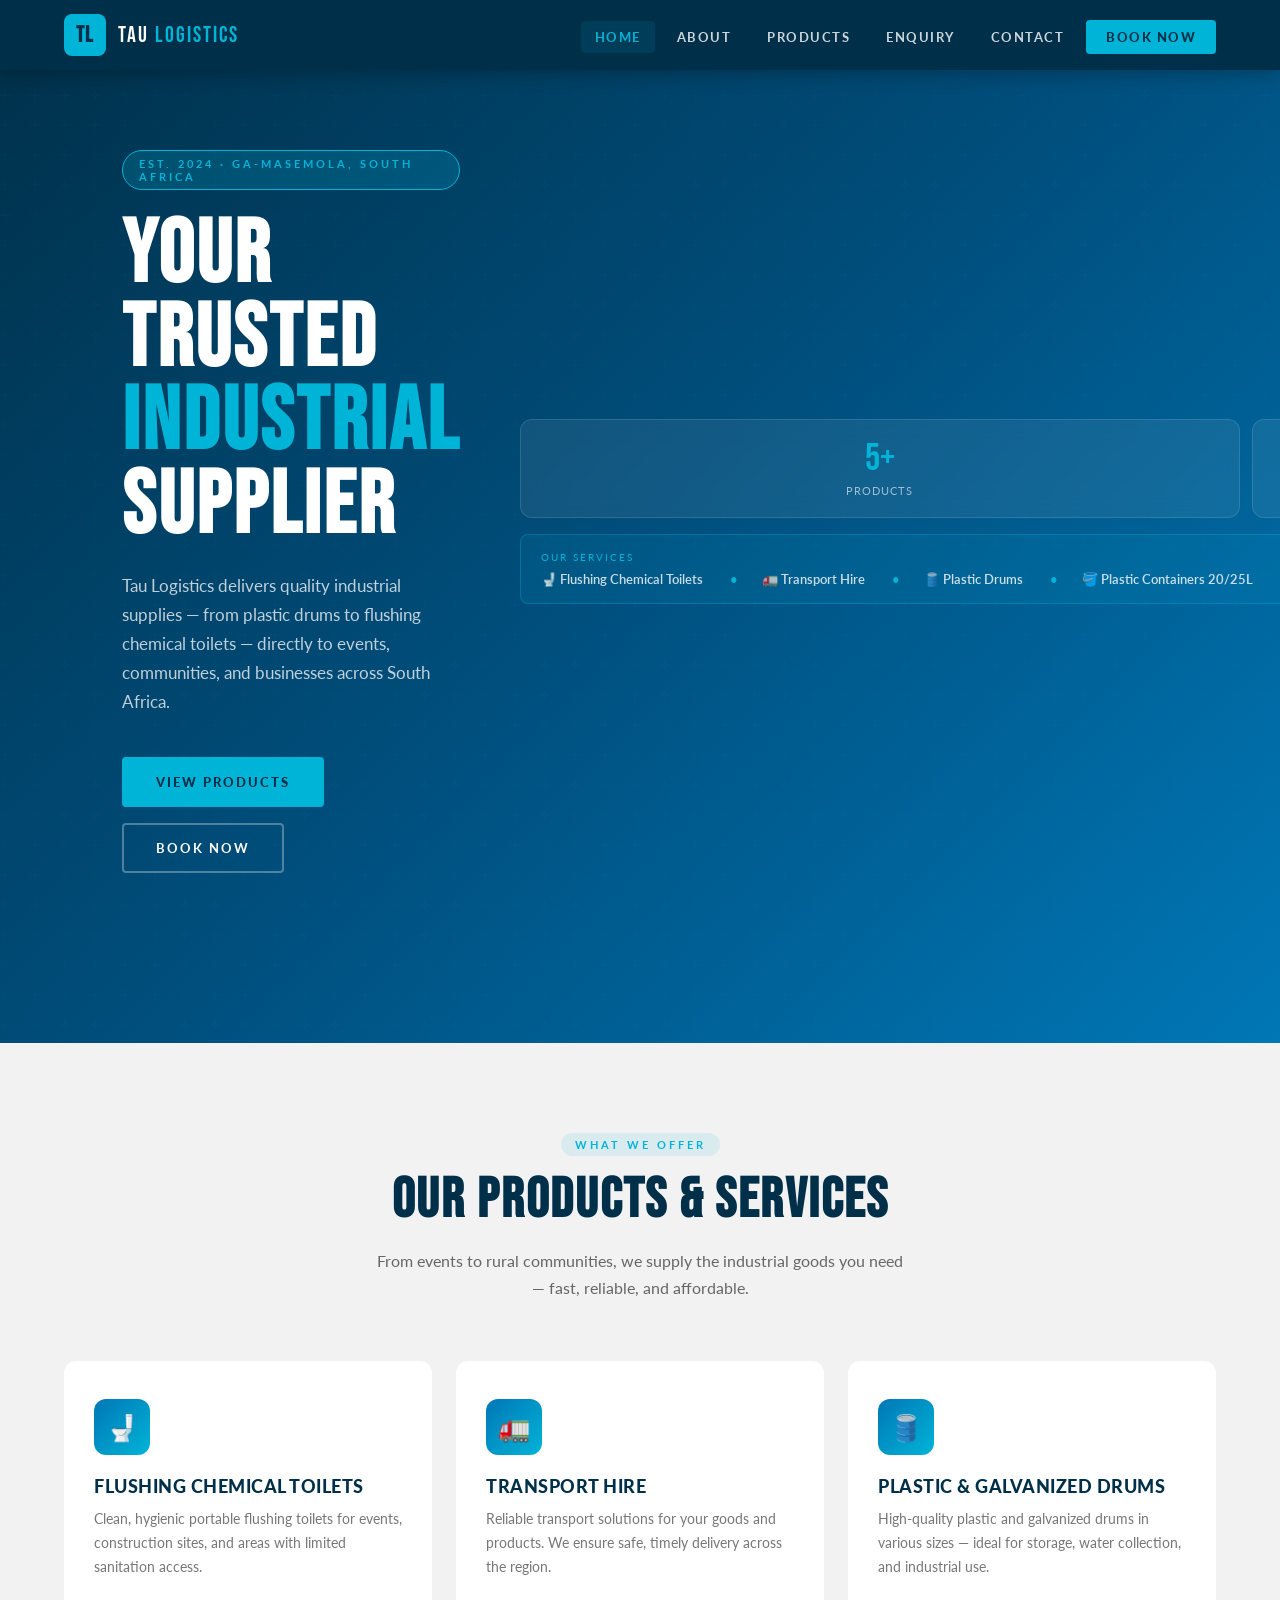
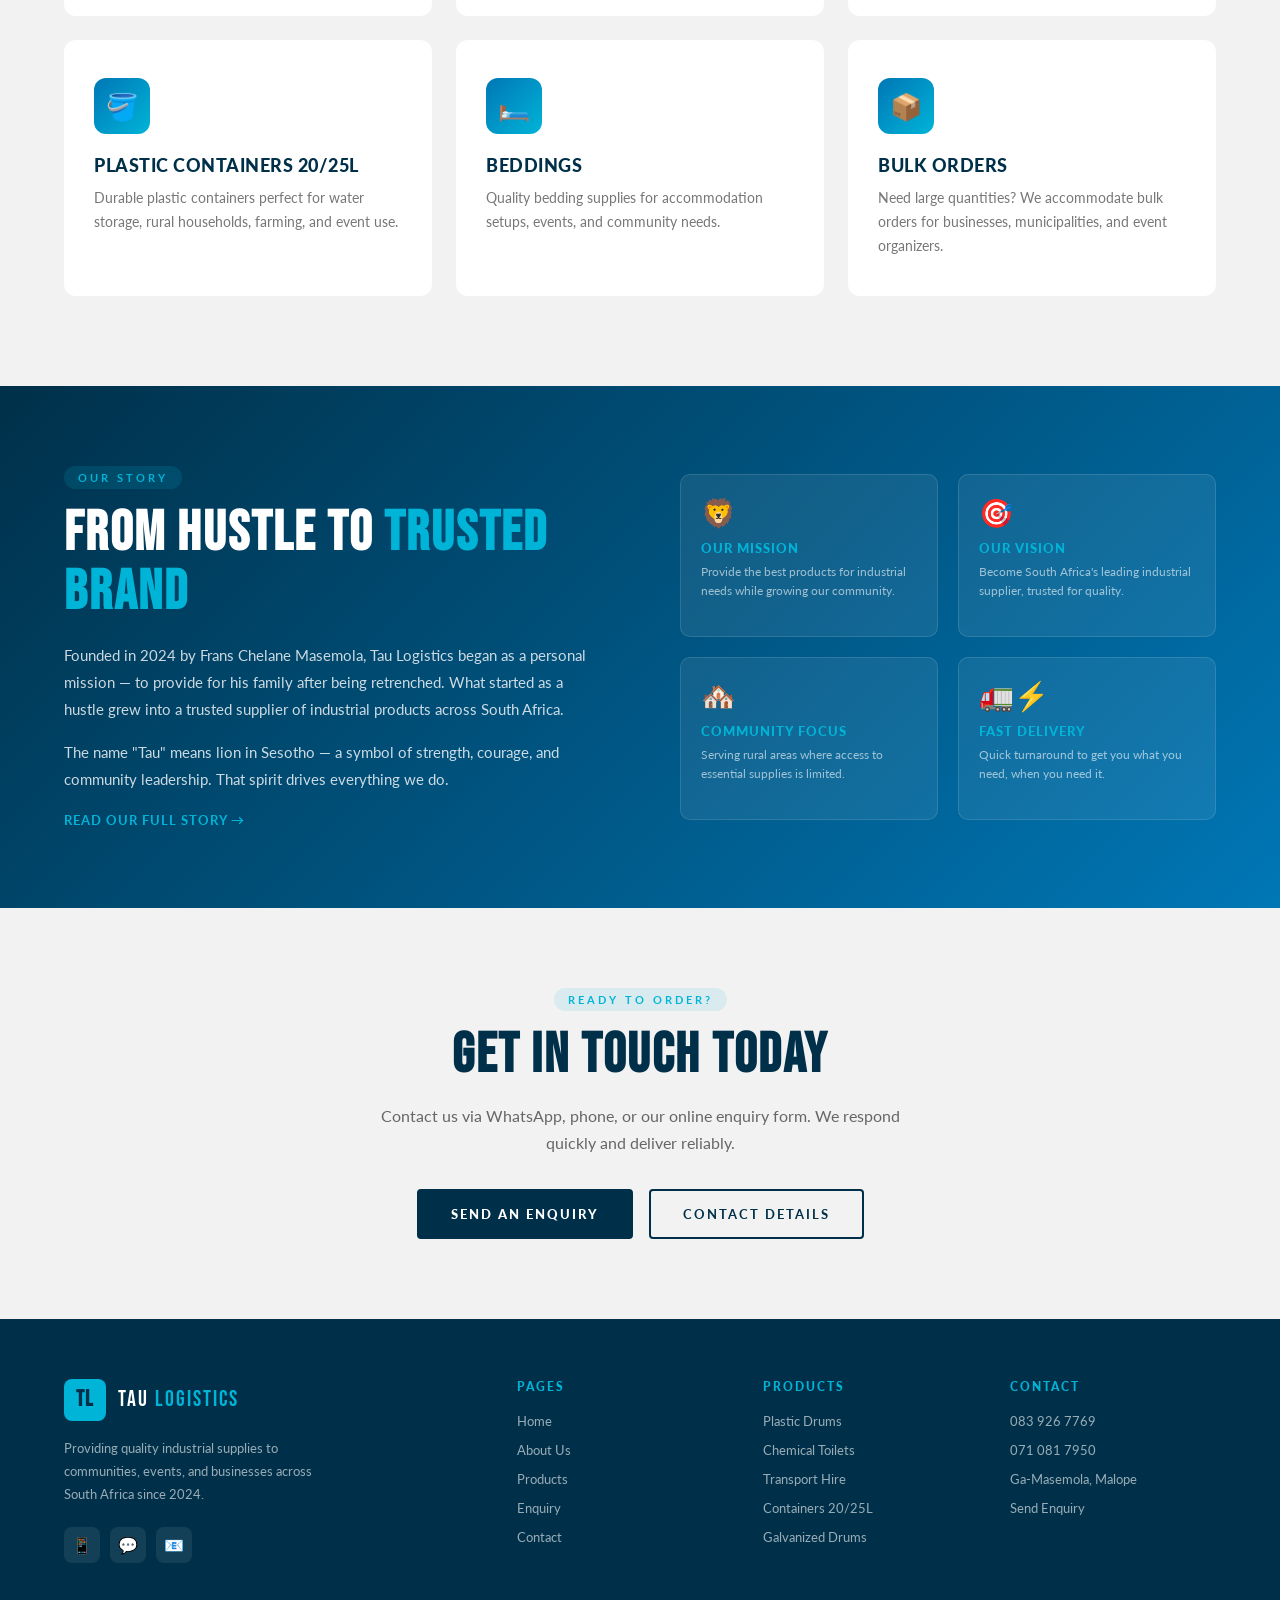
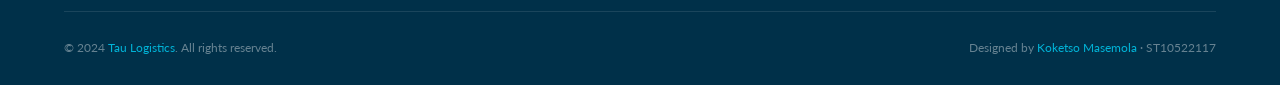
<file: index.html>
<!DOCTYPE html>
<html lang="en">
<head>
  <meta charset="UTF-8" />
  <meta name="viewport" content="width=device-width, initial-scale=1.0" />
  <title>Tau Logistics – Industrial Supplies & Services</title>
  <meta name="description" content="Tau Logistics – Your trusted provider of industrial supplies: plastic drums, flushing chemical toilets, transport hire, and more. Based in Ga-Masemola, South Africa." />
  <link rel="stylesheet" href="style.css" />
</head>
<body>


  <nav>
    <a href="index.html" class="nav-logo">
      <div class="logo-icon">TL</div>
      <span>TAU <em>LOGISTICS</em></span>
    </a>
    <ul class="nav-links">
      <li><a href="index.html" class="active">Home</a></li>
      <li><a href="about.html">About</a></li>
      <li><a href="products.html">Products</a></li>
      <li><a href="enquiry.html">Enquiry</a></li>
      <li><a href="contact.html">Contact</a></li>
      <li><a href="enquiry.html" class="cta-btn">Book Now</a></li>
    </ul>
    <button class="hamburger" aria-label="Menu">
      <span></span><span></span><span></span>
    </button>
  </nav>


  <section class="hero">
    <div class="hero-content">
      <div class="hero-text">
        <div class="hero-badge"> Est. 2024 · Ga-Masemola, South Africa</div>
        <h1>YOUR TRUSTED
          <em>INDUSTRIAL</em>
          SUPPLIER
        </h1>
        <p>Tau Logistics delivers quality industrial supplies — from plastic drums to flushing chemical toilets — directly to events, communities, and businesses across South Africa.</p>
        <div class="hero-btns">
          <a href="products.html" class="btn-primary">View Products</a>
          <a href="enquiry.html" class="btn-outline">Book Now</a>
        </div>
      </div>
      <div class="hero-visual">
        <div class="hero-stats">
          <div class="stat-card">
            <div class="num" data-count="6" data-suffix="+">0+</div>
            <div class="label">Products</div>
          </div>
          <div class="stat-card">
            <div class="num" data-count="100" data-suffix="%">0%</div>
            <div class="label">Satisfaction</div>
          </div>
          <div class="stat-card">
            <div class="num" data-count="24" data-suffix="/7">0/7</div>
            <div class="label">Support</div>
          </div>
        </div>
        <div class="services-ticker">
          <div class="ticker-label">Our Services</div>
          <div class="ticker-items">
            <span>🚽 Flushing Chemical Toilets</span>
            <span>🚛 Transport Hire</span>
            <span>🛢️ Plastic Drums</span>
            <span>🪣 Plastic Containers 20/25L</span>
            <span>⚙️ Galvanized Drums</span>
            <span>🛏️ Beddings</span>
            <span>🚽 Flushing Chemical Toilets</span>
            <span>🚛 Transport Hire</span>
            <span>🛢️ Plastic Drums</span>
            <span>🪣 Plastic Containers 20/25L</span>
            <span>⚙️ Galvanized Drums</span>
            <span>🛏️ Beddings</span>
          </div>
        </div>
      </div>
    </div>
  </section>


  <section class="services">
    <div class="section-header fade-in">
      <div class="section-tag">What We Offer</div>
      <h2>Our Products & Services</h2>
      <p>From events to rural communities, we supply the industrial goods you need — fast, reliable, and affordable.</p>
    </div>
    <div class="services-grid">
      <div class="service-card fade-in">
        <div class="service-icon">🚽</div>
        <h3>Flushing Chemical Toilets</h3>
        <p>Clean, hygienic portable flushing toilets for events, construction sites, and areas with limited sanitation access.</p>
      </div>
      <div class="service-card fade-in">
        <div class="service-icon">🚛</div>
        <h3>Transport Hire</h3>
        <p>Reliable transport solutions for your goods and products. We ensure safe, timely delivery across the region.</p>
      </div>
      <div class="service-card fade-in">
        <div class="service-icon">🛢️</div>
        <h3>Plastic & Galvanized Drums</h3>
        <p>High-quality plastic and galvanized drums in various sizes — ideal for storage, water collection, and industrial use.</p>
      </div>
      <div class="service-card fade-in">
        <div class="service-icon">🪣</div>
        <h3>Plastic Containers 20/25L</h3>
        <p>Durable plastic containers perfect for water storage, rural households, farming, and event use.</p>
      </div>
      <div class="service-card fade-in">
        <div class="service-icon">🛏️</div>
        <h3>Beddings</h3>
        <p>Quality bedding supplies for accommodation setups, events, and community needs.</p>
      </div>
      <div class="service-card fade-in">
        <div class="service-icon">📦</div>
        <h3>Bulk Orders</h3>
        <p>Need large quantities? We accommodate bulk orders for businesses, municipalities, and event organizers.</p>
      </div>
    </div>
  </section>

  <div class="about-strip">
    <div class="about-strip-inner">
      <div>
        <div class="section-tag" style="background:rgba(0,180,216,0.15)">Our Story</div>
        <h2>FROM HUSTLE TO <em>TRUSTED BRAND</em></h2>
        <p>Founded in 2024 by Frans Chelane Masemola, Tau Logistics began as a personal mission — to provide for his family after being retrenched. What started as a hustle grew into a trusted supplier of industrial products across South Africa.</p>
        <p>The name "Tau" means lion in Sesotho — a symbol of strength, courage, and community leadership. That spirit drives everything we do.</p>
        <a href="about.html">Read Our Full Story →</a>
      </div>
      <div class="about-features">
        <div class="feature-item">
          <div class="fi-icon">🦁</div>
          <h4>Our Mission</h4>
          <p>Provide the best products for industrial needs while growing our community.</p>
        </div>
        <div class="feature-item">
          <div class="fi-icon">🎯</div>
          <h4>Our Vision</h4>
          <p>Become South Africa's leading industrial supplier, trusted for quality.</p>
        </div>
        <div class="feature-item">
          <div class="fi-icon">🏘️</div>
          <h4>Community Focus</h4>
          <p>Serving rural areas where access to essential supplies is limited.</p>
        </div>
        <div class="feature-item">
          <div class="fi-icon">🚛⚡</div>
          <h4>Fast Delivery</h4>
          <p>Quick turnaround to get you what you need, when you need it.</p>
        </div>
      </div>
    </div>
  </div>

  <section style="background:var(--light); text-align:center; padding:80px 5%;">
    <div class="section-header fade-in" style="margin-bottom:32px;">
      <div class="section-tag">Ready to Order?</div>
      <h2>GET IN TOUCH TODAY</h2>
      <p>Contact us via WhatsApp, phone, or our online enquiry form. We respond quickly and deliver reliably.</p>
    </div>
    <div style="display:flex; gap:16px; justify-content:center; flex-wrap:wrap;" class="fade-in">
      <a href="enquiry.html" class="btn-primary" style="background:var(--navy);border-color:var(--navy);color:white;">Send an Enquiry</a>
      <a href="contact.html" class="btn-outline" style="border-color:var(--navy);color:var(--navy);">Contact Details</a>
    </div>
  </section>


  <footer>
    <div class="footer-grid">
      <div class="footer-brand">
        <a href="index.html" class="nav-logo" style="margin-bottom:0;">
          <div class="logo-icon">TL</div>
          <span>TAU <em>LOGISTICS</em></span>
        </a>
        <p>Providing quality industrial supplies to communities, events, and businesses across South Africa since 2024.</p>
        <div class="footer-socials">
          <a href="#" class="social-btn">📱</a>
          <a href="#" class="social-btn">💬</a>
          <a href="#" class="social-btn">📧</a>
        </div>
      </div>
      <div class="footer-col">
        <h4>Pages</h4>
        <ul>
          <li><a href="index.html">Home</a></li>
          <li><a href="about.html">About Us</a></li>
          <li><a href="products.html">Products</a></li>
          <li><a href="enquiry.html">Enquiry</a></li>
          <li><a href="contact.html">Contact</a></li>
        </ul>
      </div>
      <div class="footer-col">
        <h4>Products</h4>
        <ul>
          <li><a href="products.html">Plastic Drums</a></li>
          <li><a href="products.html">Chemical Toilets</a></li>
          <li><a href="products.html">Transport Hire</a></li>
          <li><a href="products.html">Containers 20/25L</a></li>
          <li><a href="products.html">Galvanized Drums</a></li>
        </ul>
      </div>
      <div class="footer-col">
        <h4>Contact</h4>
        <ul>
          <li><a href="tel:0839267769">083 926 7769</a></li>
          <li><a href="tel:0710817950">071 081 7950</a></li>
          <li><a href="#">Ga-Masemola, Malope</a></li>
          <li><a href="enquiry.html">Send Enquiry</a></li>
        </ul>
      </div>
    </div>
    <div class="footer-bottom">
      <p>© 2024 <span>Tau Logistics</span>. All rights reserved.</p>
      <p>Designed by <span>Koketso Masemola</span> · ST10522117</p>
    </div>
  </footer>

  <script src="script.js"></script>
</body>
</html>
</file>
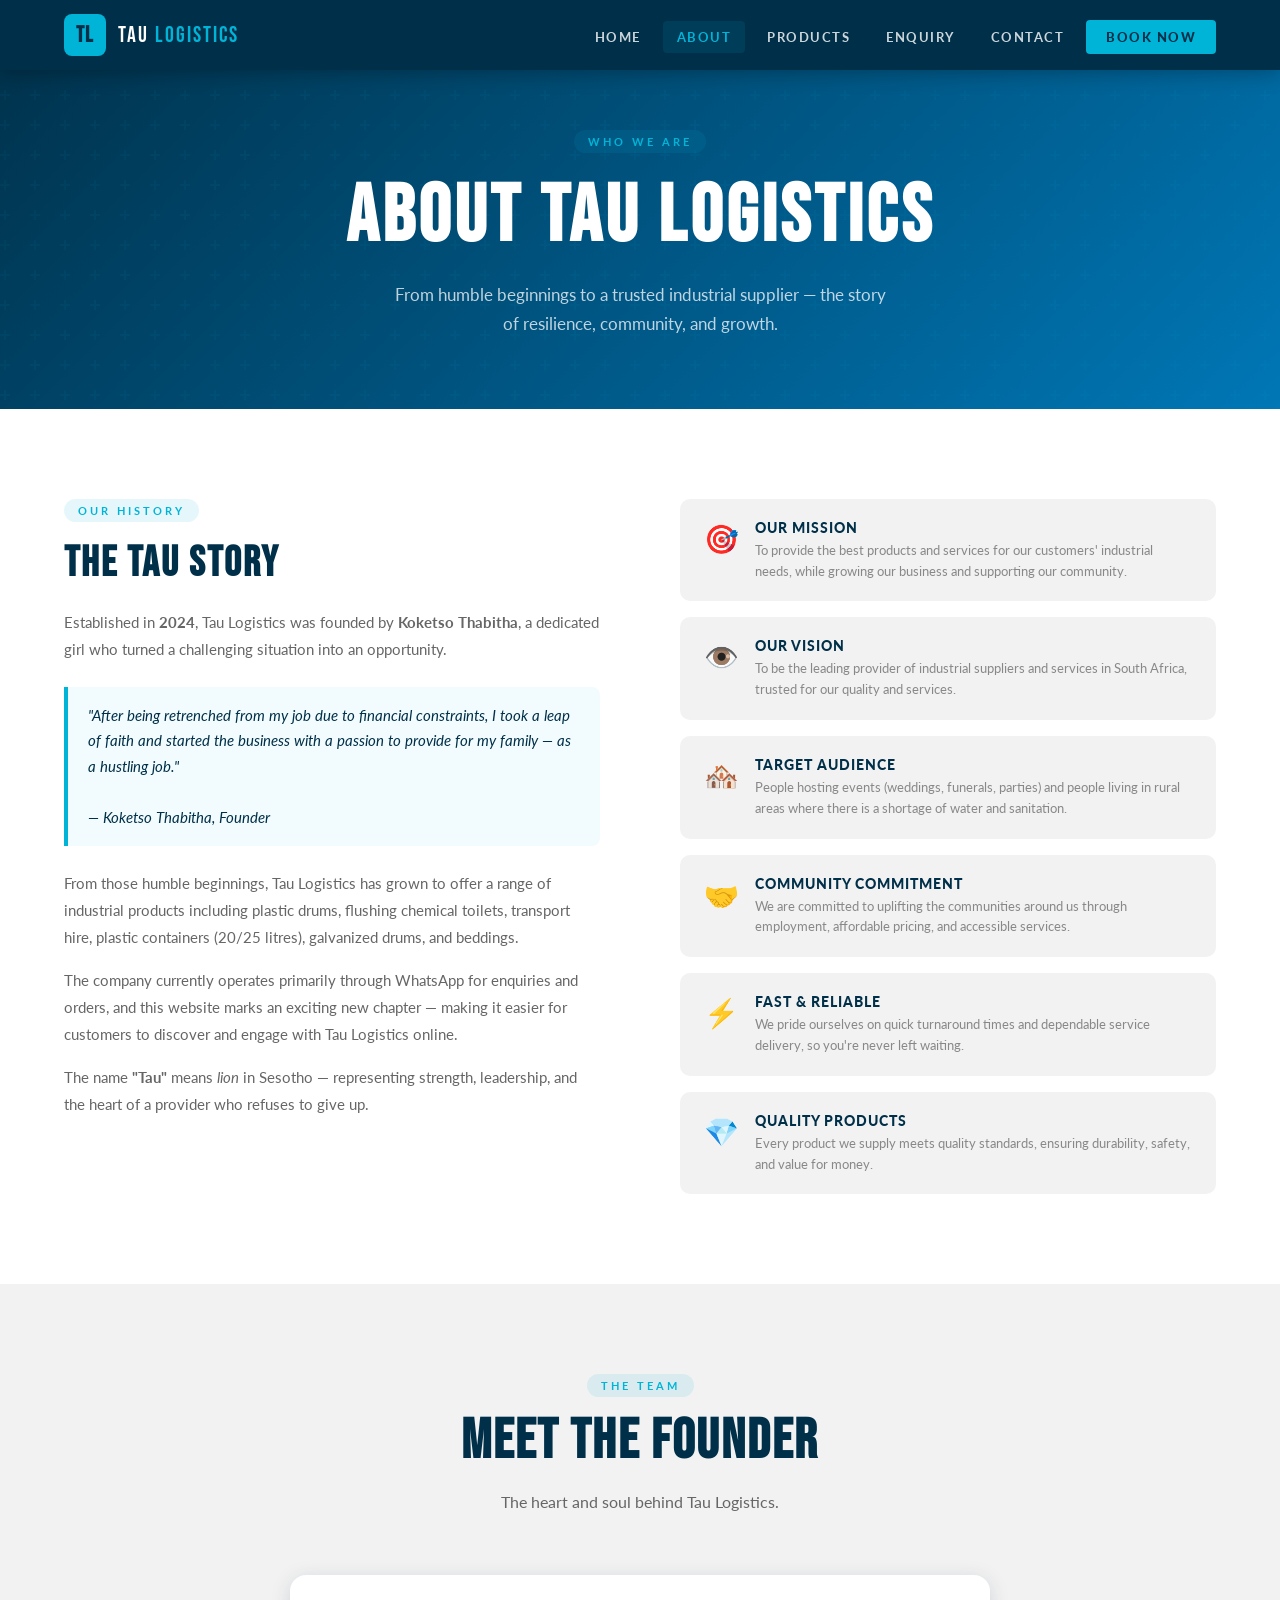
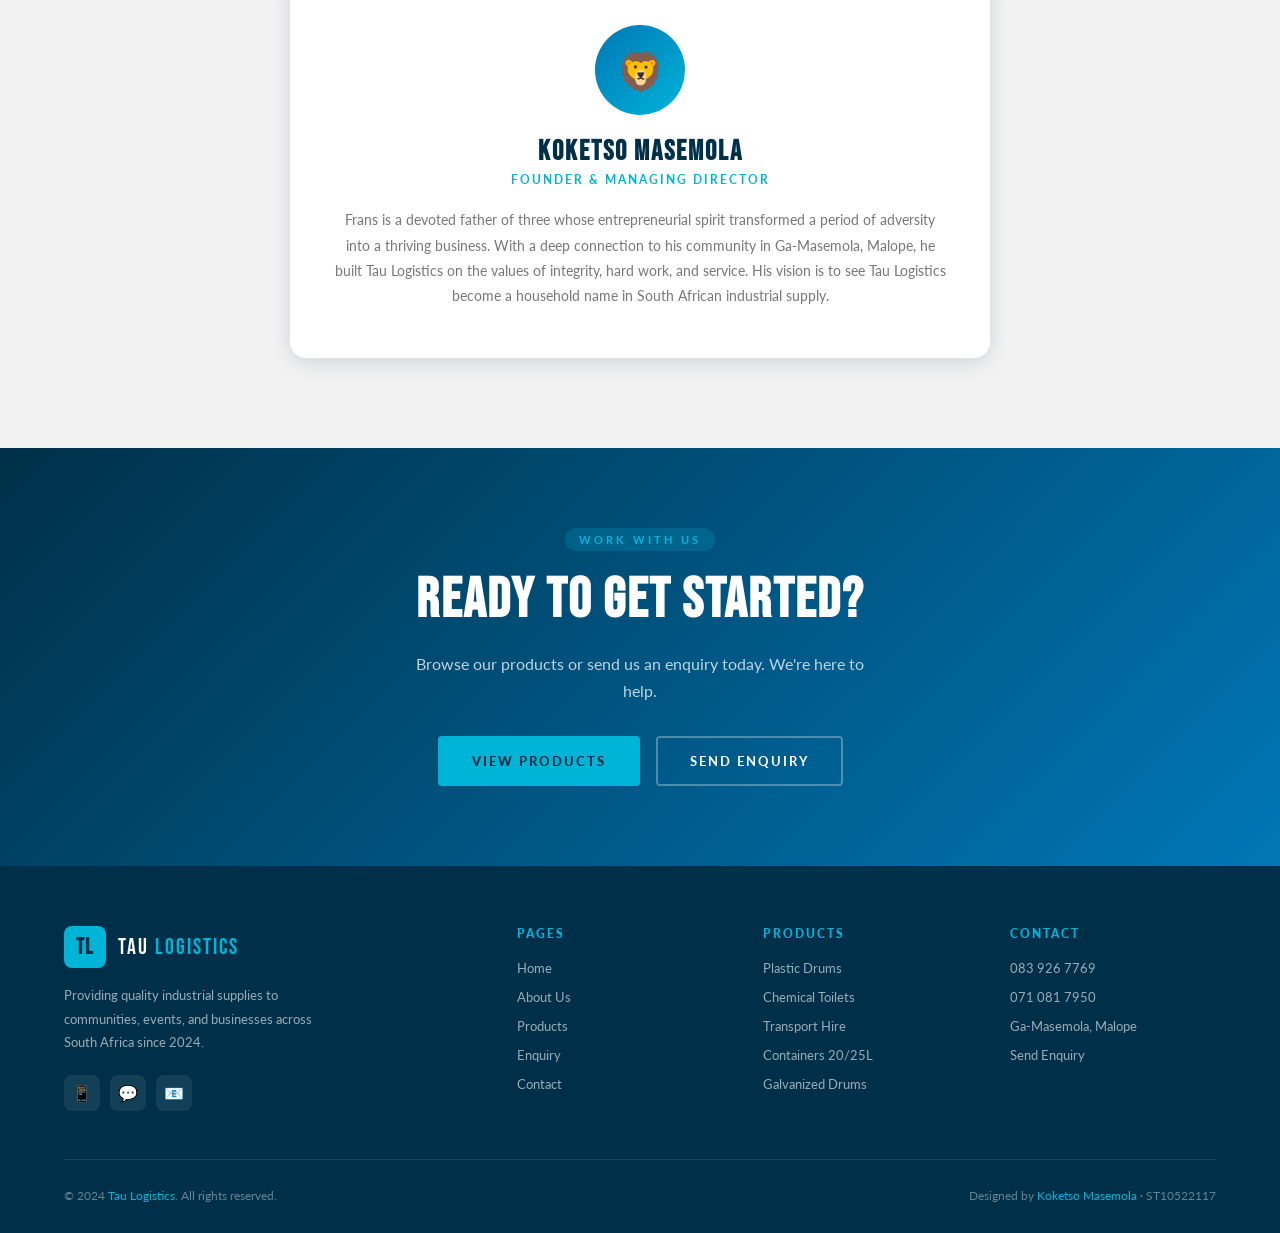
<file: about.html>
<!DOCTYPE html>
<html lang="en">
<head>
  <meta charset="UTF-8" />
  <meta name="viewport" content="width=device-width, initial-scale=1.0" />
  <title>About Us – Tau Logistics</title>
  <meta name="description" content="Learn about Tau Logistics – founded in 2024 by Frans Chelane Masemola. Our mission, vision, and values." />
  <link rel="stylesheet" href="style.css" />
</head>
<body>

  <!-- NAVBAR -->
  <nav>
    <a href="index.html" class="nav-logo">
      <div class="logo-icon">TL</div>
      <span>TAU <em>LOGISTICS</em></span>
    </a>
    <ul class="nav-links">
      <li><a href="index.html">Home</a></li>
      <li><a href="about.html" class="active">About</a></li>
      <li><a href="products.html">Products</a></li>
      <li><a href="enquiry.html">Enquiry</a></li>
      <li><a href="contact.html">Contact</a></li>
      <li><a href="enquiry.html" class="cta-btn">Book Now</a></li>
    </ul>
    <button class="hamburger" aria-label="Menu">
      <span></span><span></span><span></span>
    </button>
  </nav>

 
  <div class="page-hero">
    <div class="section-tag">Who We Are</div>
    <h1>ABOUT TAU LOGISTICS</h1>
    <p>From humble beginnings to a trusted industrial supplier — the story of resilience, community, and growth.</p>
  </div>


  <section>
    <div class="about-content">
      <div class="fade-in">
        <div class="section-tag">Our History</div>
        <h2>THE TAU STORY</h2>
        <p>Established in <strong>2024</strong>, Tau Logistics was founded by <strong>Koketso Thabitha</strong>, a dedicated girl who turned a challenging situation into an opportunity.</p>
        <blockquote class="about-highlight">
          "After being retrenched from my job due to financial constraints, I took a leap of faith and started the business with a passion to provide for my family — as a hustling job."
          <br><br>— Koketso Thabitha, Founder
        </blockquote>
        <p>From those humble beginnings, Tau Logistics has grown to offer a range of industrial products including plastic drums, flushing chemical toilets, transport hire, plastic containers (20/25 litres), galvanized drums, and beddings.</p>
        <p>The company currently operates primarily through WhatsApp for enquiries and orders, and this website marks an exciting new chapter — making it easier for customers to discover and engage with Tau Logistics online.</p>
        <p>The name <strong>"Tau"</strong> means <em>lion</em> in Sesotho — representing strength, leadership, and the heart of a provider who refuses to give up.</p>
      </div>
      <div class="values-grid fade-in">
        <div class="value-item">
          <div class="vi-icon">🎯</div>
          <div>
            <div class="vi-title">Our Mission</div>
            <div class="vi-text">To provide the best products and services for our customers' industrial needs, while growing our business and supporting our community.</div>
          </div>
        </div>
        <div class="value-item">
          <div class="vi-icon">👁️</div>
          <div>
            <div class="vi-title">Our Vision</div>
            <div class="vi-text">To be the leading provider of industrial suppliers and services in South Africa, trusted for our quality and services.</div>
          </div>
        </div>
        <div class="value-item">
          <div class="vi-icon">🏘️</div>
          <div>
            <div class="vi-title">Target Audience</div>
            <div class="vi-text">People hosting events (weddings, funerals, parties) and people living in rural areas where there is a shortage of water and sanitation.</div>
          </div>
        </div>
        <div class="value-item">
          <div class="vi-icon">🤝</div>
          <div>
            <div class="vi-title">Community Commitment</div>
            <div class="vi-text">We are committed to uplifting the communities around us through employment, affordable pricing, and accessible services.</div>
          </div>
        </div>
        <div class="value-item">
          <div class="vi-icon">⚡</div>
          <div>
            <div class="vi-title">Fast & Reliable</div>
            <div class="vi-text">We pride ourselves on quick turnaround times and dependable service delivery, so you're never left waiting.</div>
          </div>
        </div>
        <div class="value-item">
          <div class="vi-icon">💎</div>
          <div>
            <div class="vi-title">Quality Products</div>
            <div class="vi-text">Every product we supply meets quality standards, ensuring durability, safety, and value for money.</div>
          </div>
        </div>
      </div>
    </div>
  </section>

  <!-- FOUNDER SECTION -->
  <section class="team">
    <div class="section-header fade-in">
      <div class="section-tag">The Team</div>
      <h2>MEET THE FOUNDER</h2>
      <p>The heart and soul behind Tau Logistics.</p>
    </div>
    <div class="team-content fade-in">
      <div class="founder-card">
        <div class="founder-avatar">🦁</div>
        <h3>Koketso  Masemola</h3>
        <span class="founder-role">Founder & Managing Director</span>
        <p>Frans is a devoted father of three whose entrepreneurial spirit transformed a period of adversity into a thriving business. With a deep connection to his community in Ga-Masemola, Malope, he built Tau Logistics on the values of integrity, hard work, and service. His vision is to see Tau Logistics become a household name in South African industrial supply.</p>
      </div>
    </div>
  </section>


  <section style="background:linear-gradient(135deg,var(--navy),var(--blue));text-align:center;padding:80px 5%;color:white;">
    <div class="fade-in">
      <div class="section-tag" style="background:rgba(0,180,216,0.2);color:var(--teal);">Work With Us</div>
      <h2 style="font-family:'Bebas Neue',sans-serif;font-size:clamp(36px,5vw,56px);letter-spacing:2px;margin-bottom:16px;color:white;">READY TO GET STARTED?</h2>
      <p style="color:rgba(255,255,255,0.75);max-width:480px;margin:0 auto 32px;font-size:16px;line-height:1.7;">Browse our products or send us an enquiry today. We're here to help.</p>
      <div style="display:flex;gap:16px;justify-content:center;flex-wrap:wrap;">
        <a href="products.html" class="btn-primary">View Products</a>
        <a href="enquiry.html" class="btn-outline">Send Enquiry</a>
      </div>
    </div>
  </section>


  <footer>
    <div class="footer-grid">
      <div class="footer-brand">
        <a href="index.html" class="nav-logo" style="margin-bottom:0;">
          <div class="logo-icon">TL</div>
          <span>TAU <em>LOGISTICS</em></span>
        </a>
        <p>Providing quality industrial supplies to communities, events, and businesses across South Africa since 2024.</p>
        <div class="footer-socials">
          <a href="#" class="social-btn">📱</a>
          <a href="#" class="social-btn">💬</a>
          <a href="#" class="social-btn">📧</a>
        </div>
      </div>
      <div class="footer-col">
        <h4>Pages</h4>
        <ul>
          <li><a href="index.html">Home</a></li>
          <li><a href="about.html">About Us</a></li>
          <li><a href="products.html">Products</a></li>
          <li><a href="enquiry.html">Enquiry</a></li>
          <li><a href="contact.html">Contact</a></li>
        </ul>
      </div>
      <div class="footer-col">
        <h4>Products</h4>
        <ul>
          <li><a href="products.html">Plastic Drums</a></li>
          <li><a href="products.html">Chemical Toilets</a></li>
          <li><a href="products.html">Transport Hire</a></li>
          <li><a href="products.html">Containers 20/25L</a></li>
          <li><a href="products.html">Galvanized Drums</a></li>
        </ul>
      </div>
      <div class="footer-col">
        <h4>Contact</h4>
        <ul>
          <li><a href="tel:0839267769">083 926 7769</a></li>
          <li><a href="tel:0710817950">071 081 7950</a></li>
          <li><a href="#">Ga-Masemola, Malope</a></li>
          <li><a href="enquiry.html">Send Enquiry</a></li>
        </ul>
      </div>
    </div>
    <div class="footer-bottom">
      <p>© 2024 <span>Tau Logistics</span>. All rights reserved.</p>
      <p>Designed by <span>Koketso Masemola</span> · ST10522117</p>
    </div>
  </footer>

  <script src="script.js"></script>
</body>
</html>
</file>
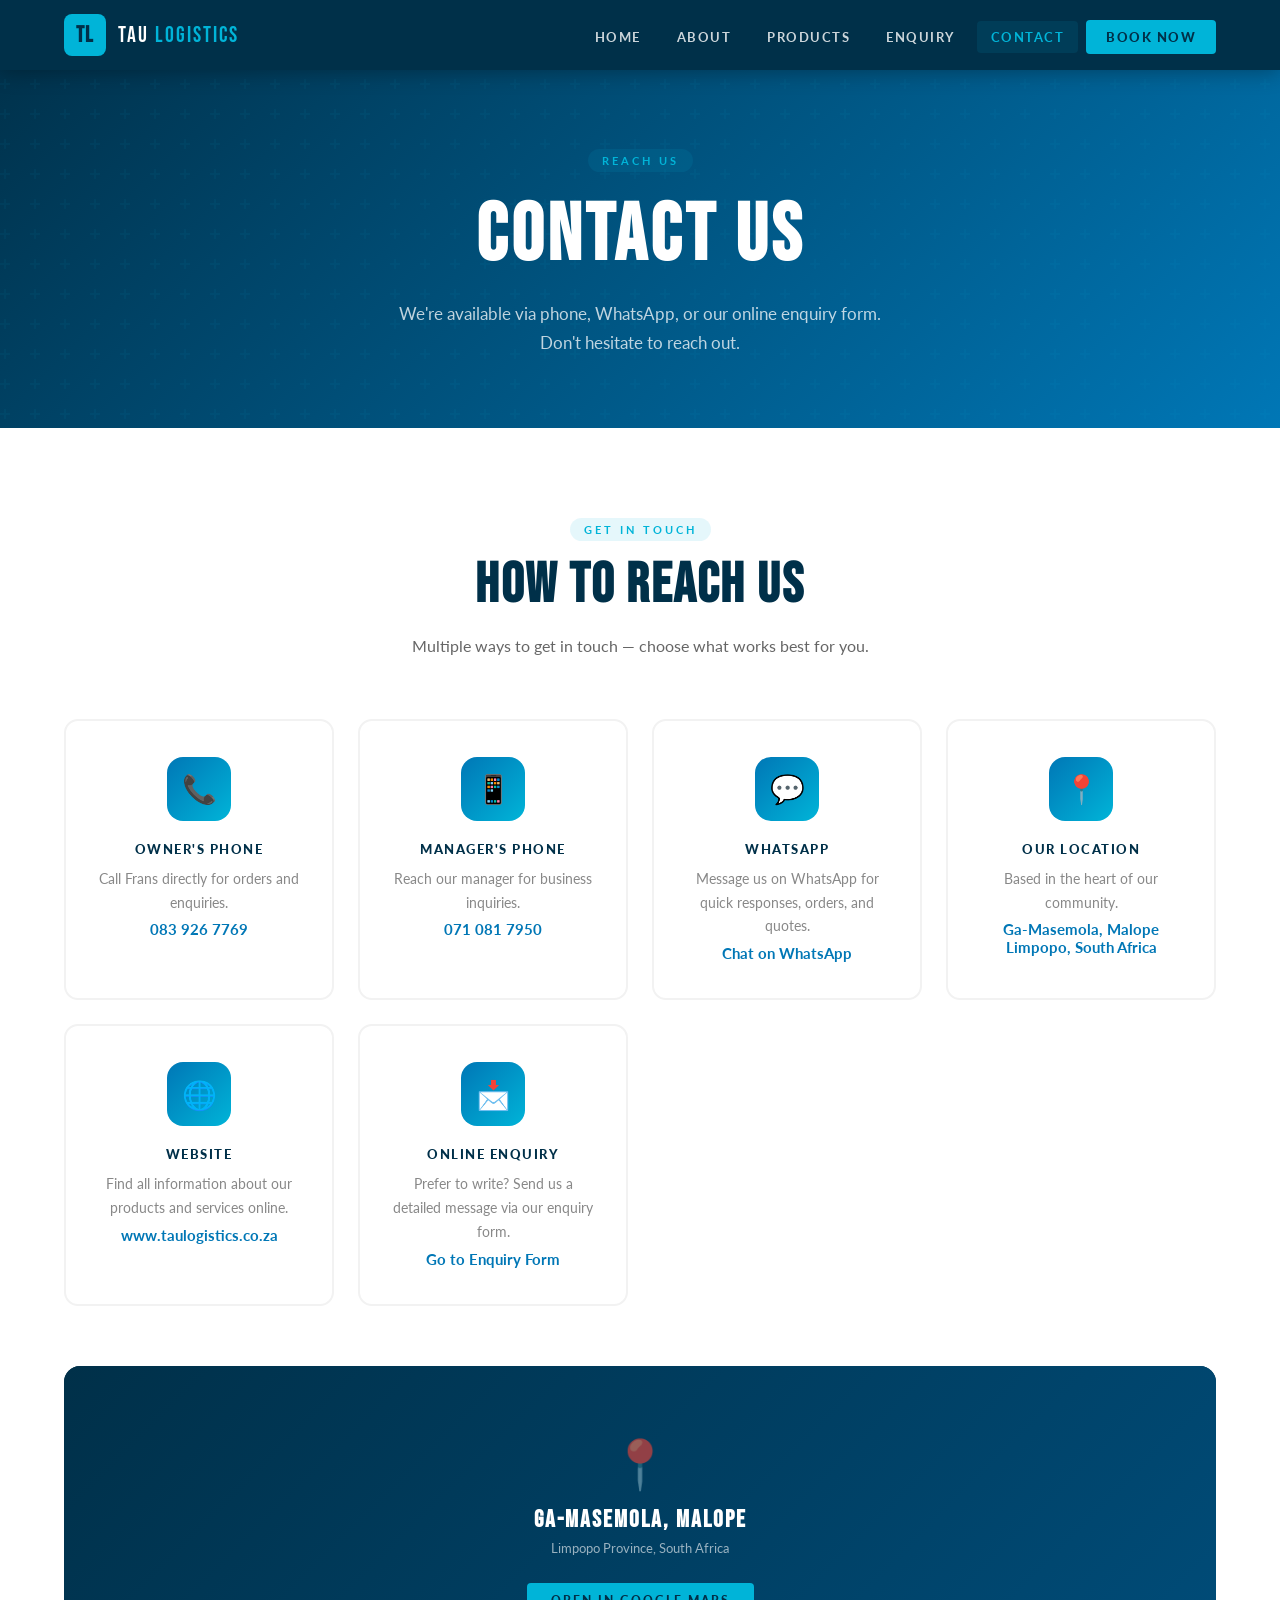
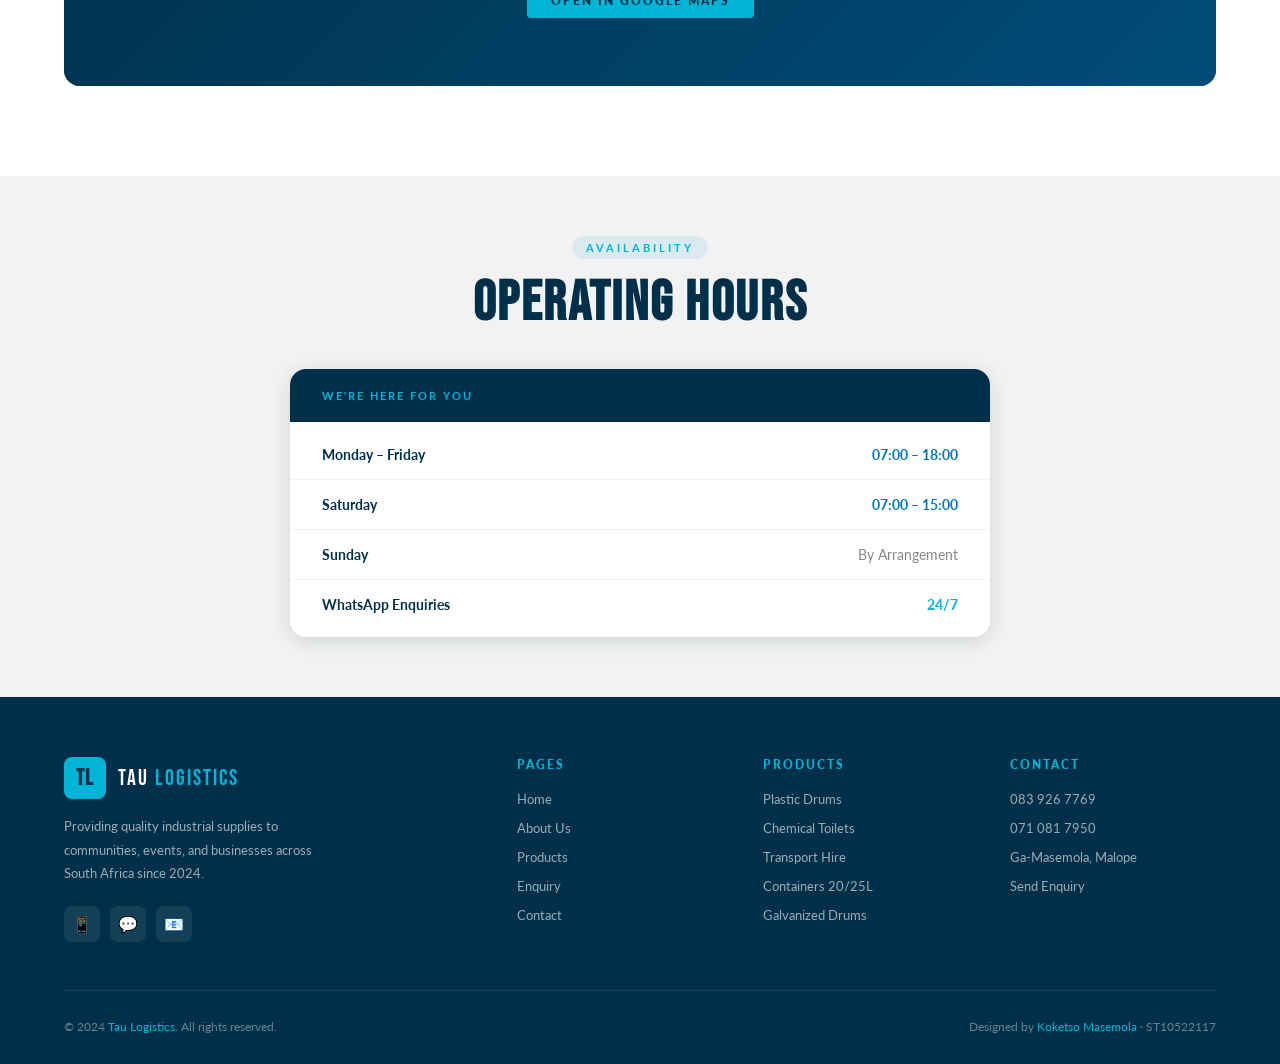
<file: contact.html>
<!DOCTYPE html>
<html lang="en">
<head>
  <meta charset="UTF-8" />
  <meta name="viewport" content="width=device-width, initial-scale=1.0" />
  <title>Contact – Tau Logistics</title>
  <meta name="description" content="Contact Tau Logistics. Phone, WhatsApp, and location details. Serving Ga-Masemola and surrounding areas." />
  <link rel="stylesheet" href="style.css" />
</head>
<body>

  <nav>
    <a href="index.html" class="nav-logo">
      <div class="logo-icon">TL</div>
      <span>TAU <em>LOGISTICS</em></span>
    </a>
    <ul class="nav-links">
      <li><a href="index.html">Home</a></li>
      <li><a href="about.html">About</a></li>
      <li><a href="products.html">Products</a></li>
      <li><a href="enquiry.html">Enquiry</a></li>
      <li><a href="contact.html" class="active">Contact</a></li>
      <li><a href="enquiry.html" class="cta-btn">Book Now</a></li>
    </ul>
    <button class="hamburger" aria-label="Menu">
      <span></span><span></span><span></span>
    </button>
  </nav>
]
  <div class="page-hero">
    <div class="section-tag">Reach Us</div>
    <h1>CONTACT US</h1>
    <p>We're available via phone, WhatsApp, or our online enquiry form. Don't hesitate to reach out.</p>
  </div>


  <section>
    <div class="section-header fade-in">
      <div class="section-tag">Get In Touch</div>
      <h2>HOW TO REACH US</h2>
      <p>Multiple ways to get in touch — choose what works best for you.</p>
    </div>
    <div class="contact-grid">
      <div class="contact-card fade-in">
        <div class="cc-icon">📞</div>
        <h3>Owner's Phone</h3>
        <p>Call Frans directly for orders and enquiries.</p>
        <a href="tel:0839267769">083 926 7769</a>
      </div>
      <div class="contact-card fade-in">
        <div class="cc-icon">📱</div>
        <h3>Manager's Phone</h3>
        <p>Reach our manager for business inquiries.</p>
        <a href="tel:0710817950">071 081 7950</a>
      </div>
      <div class="contact-card fade-in">
        <div class="cc-icon">💬</div>
        <h3>WhatsApp</h3>
        <p>Message us on WhatsApp for quick responses, orders, and quotes.</p>
        <a href="https://wa.me/27839267769" target="_blank">Chat on WhatsApp</a>
      </div>
      <div class="contact-card fade-in">
        <div class="cc-icon">📍</div>
        <h3>Our Location</h3>
        <p>Based in the heart of our community.</p>
        <a href="#">Ga-Masemola, Malope<br>Limpopo, South Africa</a>
      </div>
      <div class="contact-card fade-in">
        <div class="cc-icon">🌐</div>
        <h3>Website</h3>
        <p>Find all information about our products and services online.</p>
        <a href="https://www.taulogistics.co.za" target="_blank">www.taulogistics.co.za</a>
      </div>
      <div class="contact-card fade-in">
        <div class="cc-icon">📩</div>
        <h3>Online Enquiry</h3>
        <p>Prefer to write? Send us a detailed message via our enquiry form.</p>
        <a href="enquiry.html">Go to Enquiry Form</a>
      </div>
    </div>

    <div class="map-section fade-in">
      <div style="position:absolute;inset:0;background:linear-gradient(135deg,var(--navy),#004e7c);opacity:0.95;"></div>
      <div class="map-placeholder">
        <span class="map-pin">📍</span>
        <h3>GA-MASEMOLA, MALOPE</h3>
        <p>Limpopo Province, South Africa</p>
        <br>
        <a href="https://maps.google.com/?q=Ga-Masemola,Limpopo,South+Africa" 
           target="_blank"
           style="display:inline-block;margin-top:8px;padding:10px 24px;background:var(--teal);color:var(--navy);font-weight:900;font-size:12px;letter-spacing:2px;text-transform:uppercase;border-radius:4px;text-decoration:none;">
          Open in Google Maps
        </a>
      </div>
    </div>
  </section>

  <section style="background:var(--light);padding:60px 5%;">
    <div style="max-width:700px;margin:0 auto;" class="fade-in">
      <div class="section-header" style="margin-bottom:36px;">
        <div class="section-tag">Availability</div>
        <h2>OPERATING HOURS</h2>
      </div>
      <div style="background:white;border-radius:16px;overflow:hidden;box-shadow:var(--shadow);">
        <div style="background:var(--navy);padding:20px 32px;">
          <p style="color:var(--teal);font-size:11px;font-weight:700;letter-spacing:2px;text-transform:uppercase;">We're Here For You</p>
        </div>
        <div style="padding:8px 0;">
          <div style="display:flex;justify-content:space-between;padding:16px 32px;border-bottom:1px solid var(--light);">
            <span style="font-weight:700;color:var(--navy);font-size:14px;">Monday – Friday</span>
            <span style="color:var(--blue);font-weight:700;font-size:14px;">07:00 – 18:00</span>
          </div>
          <div style="display:flex;justify-content:space-between;padding:16px 32px;border-bottom:1px solid var(--light);">
            <span style="font-weight:700;color:var(--navy);font-size:14px;">Saturday</span>
            <span style="color:var(--blue);font-weight:700;font-size:14px;">07:00 – 15:00</span>
          </div>
          <div style="display:flex;justify-content:space-between;padding:16px 32px;border-bottom:1px solid var(--light);">
            <span style="font-weight:700;color:var(--navy);font-size:14px;">Sunday</span>
            <span style="color:#888;font-size:14px;">By Arrangement</span>
          </div>
          <div style="display:flex;justify-content:space-between;padding:16px 32px;">
            <span style="font-weight:700;color:var(--navy);font-size:14px;">WhatsApp Enquiries</span>
            <span style="color:var(--teal);font-weight:700;font-size:14px;">24/7</span>
          </div>
        </div>
      </div>
    </div>
  </section>

  <footer>
    <div class="footer-grid">
      <div class="footer-brand">
        <a href="index.html" class="nav-logo" style="margin-bottom:0;">
          <div class="logo-icon">TL</div>
          <span>TAU <em>LOGISTICS</em></span>
        </a>
        <p>Providing quality industrial supplies to communities, events, and businesses across South Africa since 2024.</p>
        <div class="footer-socials">
          <a href="#" class="social-btn">📱</a>
          <a href="#" class="social-btn">💬</a>
          <a href="#" class="social-btn">📧</a>
        </div>
      </div>
      <div class="footer-col">
        <h4>Pages</h4>
        <ul>
          <li><a href="index.html">Home</a></li>
          <li><a href="about.html">About Us</a></li>
          <li><a href="products.html">Products</a></li>
          <li><a href="enquiry.html">Enquiry</a></li>
          <li><a href="contact.html">Contact</a></li>
        </ul>
      </div>
      <div class="footer-col">
        <h4>Products</h4>
        <ul>
          <li><a href="products.html">Plastic Drums</a></li>
          <li><a href="products.html">Chemical Toilets</a></li>
          <li><a href="products.html">Transport Hire</a></li>
          <li><a href="products.html">Containers 20/25L</a></li>
          <li><a href="products.html">Galvanized Drums</a></li>
        </ul>
      </div>
      <div class="footer-col">
        <h4>Contact</h4>
        <ul>
          <li><a href="tel:0839267769">083 926 7769</a></li>
          <li><a href="tel:0710817950">071 081 7950</a></li>
          <li><a href="#">Ga-Masemola, Malope</a></li>
          <li><a href="enquiry.html">Send Enquiry</a></li>
        </ul>
      </div>
    </div>
    <div class="footer-bottom">
      <p>© 2024 <span>Tau Logistics</span>. All rights reserved.</p>
      <p>Designed by <span>Koketso Masemola</span> · ST10522117</p>
    </div>
  </footer>

  <script src="script.js"></script>
</body>
</html>
</file>
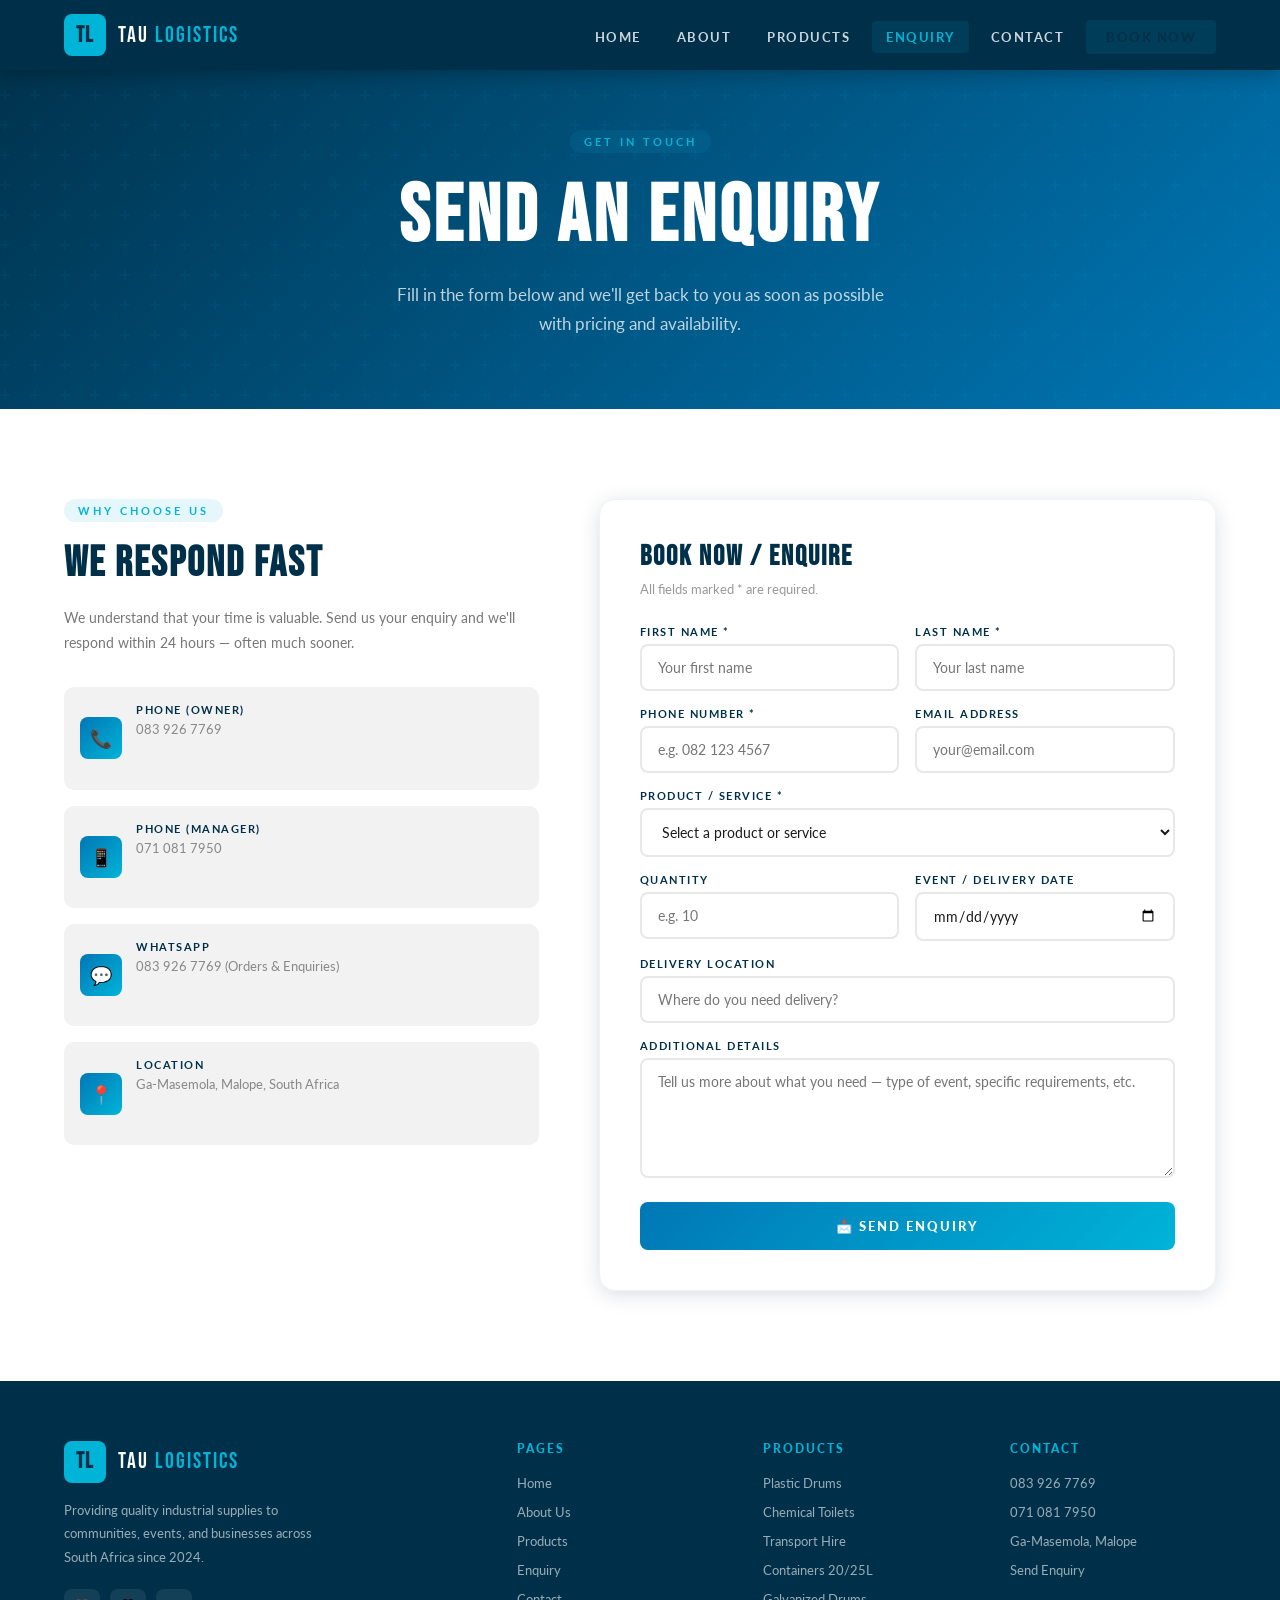
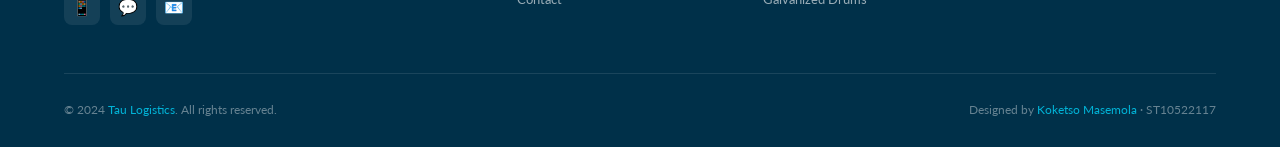
<file: enquiry.html>
<!DOCTYPE html>
<html lang="en">
<head>
  <meta charset="UTF-8" />
  <meta name="viewport" content="width=device-width, initial-scale=1.0" />
  <title>Enquiry – Tau Logistics</title>
  <meta name="description" content="Send an enquiry to Tau Logistics. Request a quote or book a service online." />
  <link rel="stylesheet" href="style.css" />
</head>
<body>

  <nav>
    <a href="index.html" class="nav-logo">
      <div class="logo-icon">TL</div>
      <span>TAU <em>LOGISTICS</em></span>
    </a>
    <ul class="nav-links">
      <li><a href="index.html">Home</a></li>
      <li><a href="about.html">About</a></li>
      <li><a href="products.html">Products</a></li>
      <li><a href="enquiry.html" class="active">Enquiry</a></li>
      <li><a href="contact.html">Contact</a></li>
      <li><a href="enquiry.html" class="cta-btn">Book Now</a></li>
    </ul>
    <button class="hamburger" aria-label="Menu">
      <span></span><span></span><span></span>
    </button>
  </nav>


  <div class="page-hero">
    <div class="section-tag">Get in Touch</div>
    <h1>SEND AN ENQUIRY</h1>
    <p>Fill in the form below and we'll get back to you as soon as possible with pricing and availability.</p>
  </div>


  <section>
    <div class="form-section">
      <div class="form-info fade-in">
        <div class="section-tag">Why Choose Us</div>
        <h2>WE RESPOND FAST</h2>
        <p>We understand that your time is valuable. Send us your enquiry and we'll respond within 24 hours — often much sooner.</p>
        <div class="contact-details">
          <div class="cd-item">
            <div class="cd-icon">📞</div>
            <div>
              <h4>Phone (Owner)</h4>
              <p>083 926 7769</p>
            </div>
          </div>
          <div class="cd-item">
            <div class="cd-icon">📱</div>
            <div>
              <h4>Phone (Manager)</h4>
              <p>071 081 7950</p>
            </div>
          </div>
          <div class="cd-item">
            <div class="cd-icon">💬</div>
            <div>
              <h4>WhatsApp</h4>
              <p>083 926 7769 (Orders & Enquiries)</p>
            </div>
          </div>
          <div class="cd-item">
            <div class="cd-icon">📍</div>
            <div>
              <h4>Location</h4>
              <p>Ga-Masemola, Malope, South Africa</p>
            </div>
          </div>
        </div>
      </div>

      <div class="fade-in">
        <div class="enquiry-form">
          <h3 style="font-family:'Bebas Neue',sans-serif;font-size:28px;color:var(--navy);letter-spacing:2px;margin-bottom:8px;">BOOK NOW / ENQUIRE</h3>
          <p style="font-size:13px;color:#999;margin-bottom:28px;">All fields marked * are required.</p>

          <form id="enquiryForm" novalidate>
            <div class="form-row">
              <div class="form-group">
                <label for="firstName">First Name *</label>
                <input type="text" id="firstName" name="firstName" placeholder="Your first name" required />
              </div>
              <div class="form-group">
                <label for="lastName">Last Name *</label>
                <input type="text" id="lastName" name="lastName" placeholder="Your last name" required />
              </div>
            </div>

            <div class="form-row">
              <div class="form-group">
                <label for="phone">Phone Number *</label>
                <input type="tel" id="phone" name="phone" placeholder="e.g. 082 123 4567" required />
              </div>
              <div class="form-group">
                <label for="email">Email Address</label>
                <input type="email" id="email" name="email" placeholder="your@email.com" />
              </div>
            </div>

            <div class="form-group">
              <label for="product">Product / Service *</label>
              <select id="product" name="product" required>
                <option value="" disabled selected>Select a product or service</option>
                <option value="flushing-toilets">Flushing Chemical Toilets</option>
                <option value="transport-hire">Transport Hire</option>
                <option value="plastic-drums">Plastic Drums</option>
                <option value="containers-20-25l">Plastic Containers 20/25L</option>
                <option value="galvanized-drums">Galvanized Drums</option>
                <option value="beddings">Beddings</option>
                <option value="bulk-order">Bulk Order</option>
                <option value="other">Other</option>
              </select>
            </div>

            <div class="form-row">
              <div class="form-group">
                <label for="quantity">Quantity</label>
                <input type="number" id="quantity" name="quantity" placeholder="e.g. 10" min="1" />
              </div>
              <div class="form-group">
                <label for="eventDate">Event / Delivery Date</label>
                <input type="date" id="eventDate" name="eventDate" />
              </div>
            </div>

            <div class="form-group">
              <label for="location">Delivery Location</label>
              <input type="text" id="location" name="location" placeholder="Where do you need delivery?" />
            </div>

            <div class="form-group">
              <label for="message">Additional Details</label>
              <textarea id="message" name="message" placeholder="Tell us more about what you need — type of event, specific requirements, etc."></textarea>
            </div>

            <button type="submit" class="form-submit">📩 Send Enquiry</button>

            <div id="successMsg" class="success-msg">
               Thank you! Your enquiry has been sent. We'll be in touch shortly.
            </div>
          </form>
        </div>
      </div>
    </div>
  </section>

  <footer>
    <div class="footer-grid">
      <div class="footer-brand">
        <a href="index.html" class="nav-logo" style="margin-bottom:0;">
          <div class="logo-icon">TL</div>
          <span>TAU <em>LOGISTICS</em></span>
        </a>
        <p>Providing quality industrial supplies to communities, events, and businesses across South Africa since 2024.</p>
        <div class="footer-socials">
          <a href="#" class="social-btn">📱</a>
          <a href="#" class="social-btn">💬</a>
          <a href="#" class="social-btn">📧</a>
        </div>
      </div>
      <div class="footer-col">
        <h4>Pages</h4>
        <ul>
          <li><a href="index.html">Home</a></li>
          <li><a href="about.html">About Us</a></li>
          <li><a href="products.html">Products</a></li>
          <li><a href="enquiry.html">Enquiry</a></li>
          <li><a href="contact.html">Contact</a></li>
        </ul>
      </div>
      <div class="footer-col">
        <h4>Products</h4>
        <ul>
          <li><a href="products.html">Plastic Drums</a></li>
          <li><a href="products.html">Chemical Toilets</a></li>
          <li><a href="products.html">Transport Hire</a></li>
          <li><a href="products.html">Containers 20/25L</a></li>
          <li><a href="products.html">Galvanized Drums</a></li>
        </ul>
      </div>
      <div class="footer-col">
        <h4>Contact</h4>
        <ul>
          <li><a href="tel:0839267769">083 926 7769</a></li>
          <li><a href="tel:0710817950">071 081 7950</a></li>
          <li><a href="#">Ga-Masemola, Malope</a></li>
          <li><a href="enquiry.html">Send Enquiry</a></li>
        </ul>
      </div>
    </div>
    <div class="footer-bottom">
      <p>© 2024 <span>Tau Logistics</span>. All rights reserved.</p>
      <p>Designed by <span>Koketso Masemola</span> · ST10522117</p>
    </div>
  </footer>

  <script src="script.js"></script>
</body>
</html>
</file>
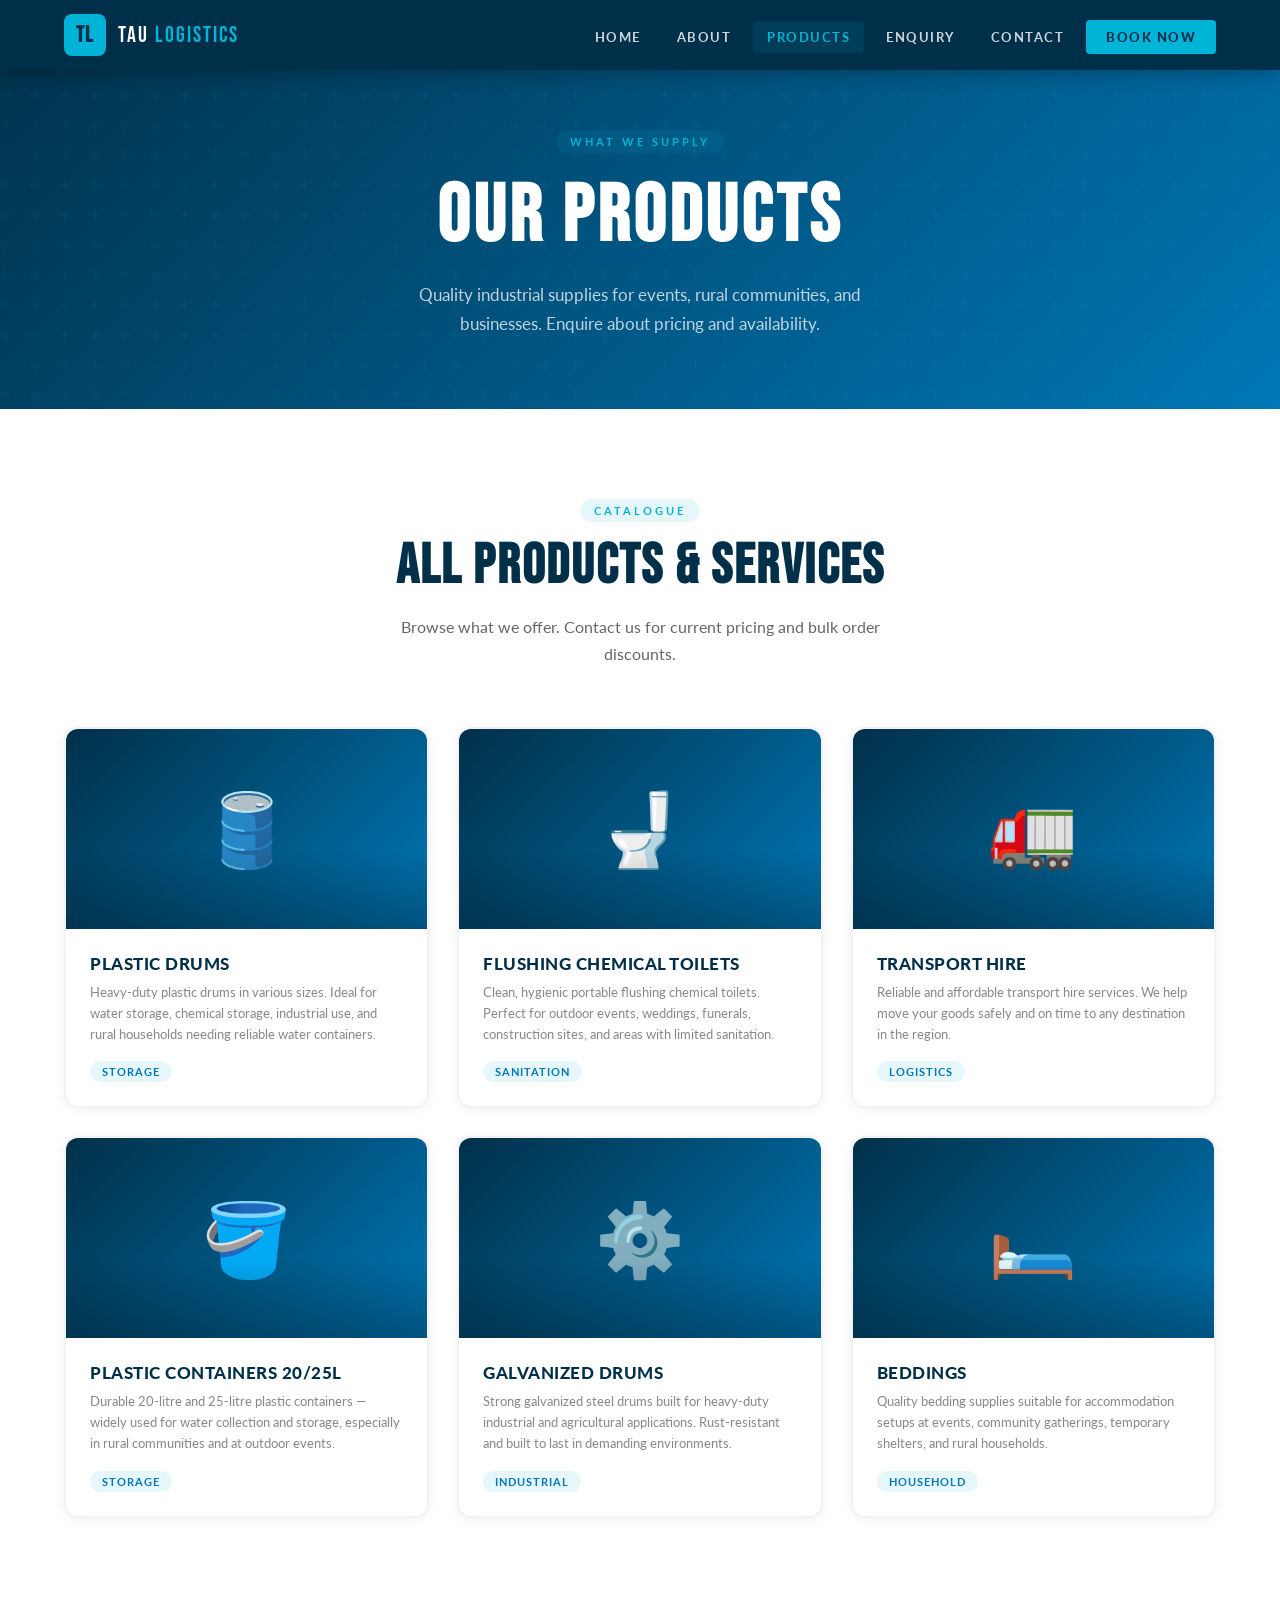
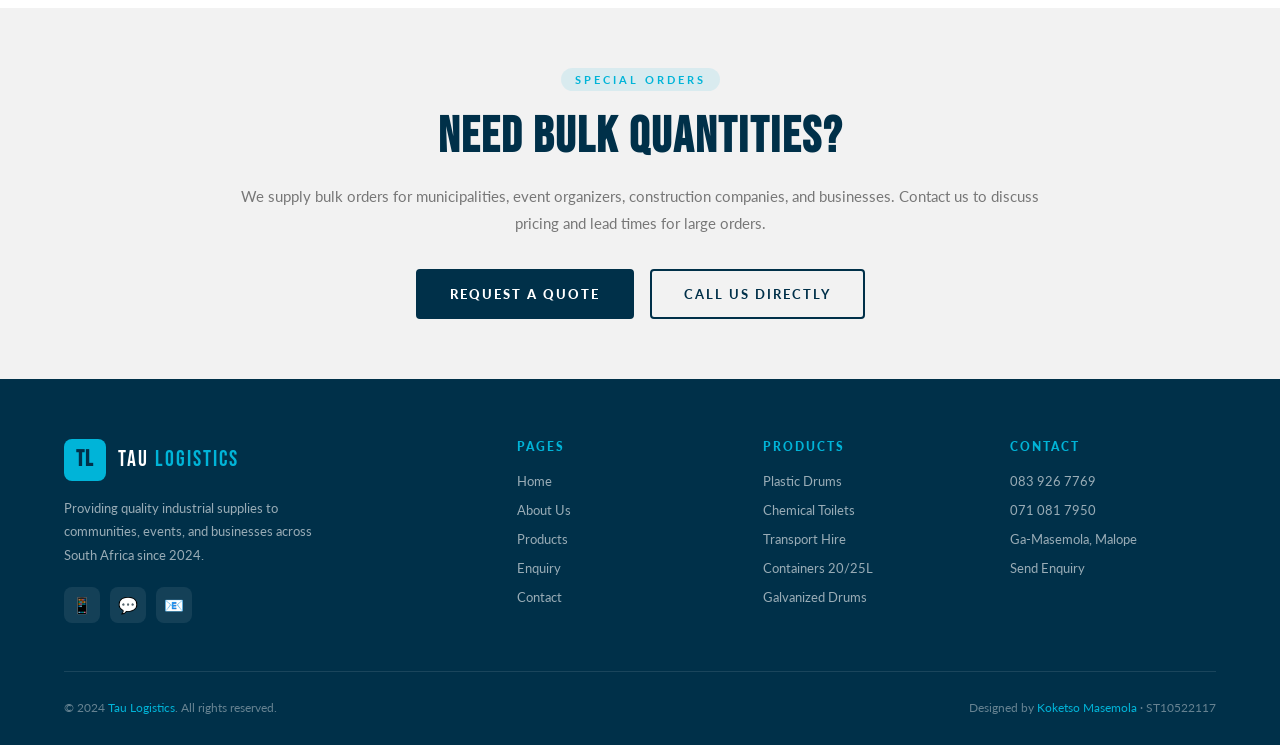
<file: products.html>
<!DOCTYPE html>
<html lang="en">
<head>
  <meta charset="UTF-8" />
  <meta name="viewport" content="width=device-width, initial-scale=1.0" />
  <title>Products – Tau Logistics</title>
  <meta name="description" content="Browse Tau Logistics products: plastic drums, flushing chemical toilets, transport hire, plastic containers, galvanized drums, and beddings." />
  <link rel="stylesheet" href="style.css" />
</head>
<body>

  <!-- NAVBAR -->
  <nav>
    <a href="index.html" class="nav-logo">
      <div class="logo-icon">TL</div>
      <span>TAU <em>LOGISTICS</em></span>
    </a>
    <ul class="nav-links">
      <li><a href="index.html">Home</a></li>
      <li><a href="about.html">About</a></li>
      <li><a href="products.html" class="active">Products</a></li>
      <li><a href="enquiry.html">Enquiry</a></li>
      <li><a href="contact.html">Contact</a></li>
      <li><a href="enquiry.html" class="cta-btn">Book Now</a></li>
    </ul>
    <button class="hamburger" aria-label="Menu">
      <span></span><span></span><span></span>
    </button>
  </nav>

  <!-- PAGE HERO -->
  <div class="page-hero">
    <div class="section-tag">What We Supply</div>
    <h1>OUR PRODUCTS</h1>
    <p>Quality industrial supplies for events, rural communities, and businesses. Enquire about pricing and availability.</p>
  </div>

  <!-- PRODUCTS -->
  <section>
    <div class="section-header fade-in">
      <div class="section-tag">Catalogue</div>
      <h2>ALL PRODUCTS & SERVICES</h2>
      <p>Browse what we offer. Contact us for current pricing and bulk order discounts.</p>
    </div>
    <div class="products-grid">

      <div class="product-card fade-in">
        <div class="product-img">🛢️</div>
        <div class="product-info">
          <h3>Plastic Drums</h3>
          <p>Heavy-duty plastic drums in various sizes. Ideal for water storage, chemical storage, industrial use, and rural households needing reliable water containers.</p>
          <span class="product-tag">Storage</span>
        </div>
      </div>

      <div class="product-card fade-in">
        <div class="product-img">🚽</div>
        <div class="product-info">
          <h3>Flushing Chemical Toilets</h3>
          <p>Clean, hygienic portable flushing chemical toilets. Perfect for outdoor events, weddings, funerals, construction sites, and areas with limited sanitation.</p>
          <span class="product-tag">Sanitation</span>
        </div>
      </div>

      <div class="product-card fade-in">
        <div class="product-img">🚛</div>
        <div class="product-info">
          <h3>Transport Hire</h3>
          <p>Reliable and affordable transport hire services. We help move your goods safely and on time to any destination in the region.</p>
          <span class="product-tag">Logistics</span>
        </div>
      </div>

      <div class="product-card fade-in">
        <div class="product-img">🪣</div>
        <div class="product-info">
          <h3>Plastic Containers 20/25L</h3>
          <p>Durable 20-litre and 25-litre plastic containers — widely used for water collection and storage, especially in rural communities and at outdoor events.</p>
          <span class="product-tag">Storage</span>
        </div>
      </div>

      <div class="product-card fade-in">
        <div class="product-img">⚙️</div>
        <div class="product-info">
          <h3>Galvanized Drums</h3>
          <p>Strong galvanized steel drums built for heavy-duty industrial and agricultural applications. Rust-resistant and built to last in demanding environments.</p>
          <span class="product-tag">Industrial</span>
        </div>
      </div>

      <div class="product-card fade-in">
        <div class="product-img">🛏️</div>
        <div class="product-info">
          <h3>Beddings</h3>
          <p>Quality bedding supplies suitable for accommodation setups at events, community gatherings, temporary shelters, and rural households.</p>
          <span class="product-tag">Household</span>
        </div>
      </div>

    </div>
  </section>

  <!-- BULK ORDERS STRIP -->
  <section style="background:var(--light); padding:60px 5%;">
    <div style="max-width:800px;margin:0 auto;text-align:center;" class="fade-in">
      <div class="section-tag">Special Orders</div>
      <h2 style="font-family:'Bebas Neue',sans-serif;font-size:clamp(32px,5vw,50px);color:var(--navy);letter-spacing:2px;margin-bottom:16px;">NEED BULK QUANTITIES?</h2>
      <p style="color:#777;font-size:15px;line-height:1.8;margin-bottom:32px;">We supply bulk orders for municipalities, event organizers, construction companies, and businesses. Contact us to discuss pricing and lead times for large orders.</p>
      <div style="display:flex;gap:16px;justify-content:center;flex-wrap:wrap;">
        <a href="enquiry.html" class="btn-primary" style="background:var(--navy);border-color:var(--navy);color:white;">Request a Quote</a>
        <a href="contact.html" class="btn-outline" style="border-color:var(--navy);color:var(--navy);">Call Us Directly</a>
      </div>
    </div>
  </section>

  <!-- FOOTER -->
  <footer>
    <div class="footer-grid">
      <div class="footer-brand">
        <a href="index.html" class="nav-logo" style="margin-bottom:0;">
          <div class="logo-icon">TL</div>
          <span>TAU <em>LOGISTICS</em></span>
        </a>
        <p>Providing quality industrial supplies to communities, events, and businesses across South Africa since 2024.</p>
        <div class="footer-socials">
          <a href="#" class="social-btn">📱</a>
          <a href="#" class="social-btn">💬</a>
          <a href="#" class="social-btn">📧</a>
        </div>
      </div>
      <div class="footer-col">
        <h4>Pages</h4>
        <ul>
          <li><a href="index.html">Home</a></li>
          <li><a href="about.html">About Us</a></li>
          <li><a href="products.html">Products</a></li>
          <li><a href="enquiry.html">Enquiry</a></li>
          <li><a href="contact.html">Contact</a></li>
        </ul>
      </div>
      <div class="footer-col">
        <h4>Products</h4>
        <ul>
          <li><a href="products.html">Plastic Drums</a></li>
          <li><a href="products.html">Chemical Toilets</a></li>
          <li><a href="products.html">Transport Hire</a></li>
          <li><a href="products.html">Containers 20/25L</a></li>
          <li><a href="products.html">Galvanized Drums</a></li>
        </ul>
      </div>
      <div class="footer-col">
        <h4>Contact</h4>
        <ul>
          <li><a href="tel:0839267769">083 926 7769</a></li>
          <li><a href="tel:0710817950">071 081 7950</a></li>
          <li><a href="#">Ga-Masemola, Malope</a></li>
          <li><a href="enquiry.html">Send Enquiry</a></li>
        </ul>
      </div>
    </div>
    <div class="footer-bottom">
      <p>© 2024 <span>Tau Logistics</span>. All rights reserved.</p>
      <p>Designed by <span>Koketso Masemola</span> · ST10522117</p>
    </div>
  </footer>

  <script src="script.js"></script>
</body>
</html>
</file>
<file: style.css>
@import url('https://fonts.googleapis.com/css2?family=Bebas+Neue&family=Lato:wght@300;400;700;900&display=swap');

:root {
  --blue: #0077B6;
  --navy: #003049;
  --teal: #00B4D8;
  --white: #FFFFFF;
  --light: #F2F2F2;
  --black: #000000;
  --text: #1a1a1a;
  --shadow: 0 4px 20px rgba(0,48,73,0.15);
  --transition: all 0.3s ease;
}

* { margin: 0; padding: 0; box-sizing: border-box; }

html { scroll-behavior: smooth; }

body {
  font-family: 'Lato', sans-serif;
  color: var(--text);
  background: var(--white);
  overflow-x: hidden;
}

/* ===== NAVBAR ===== */
nav {
  position: fixed; top: 0; left: 0; right: 0; z-index: 1000;
  background: var(--navy);
  padding: 0 5%;
  display: flex; align-items: center; justify-content: space-between;
  height: 70px;
  box-shadow: 0 2px 20px rgba(0,0,0,0.3);
  transition: var(--transition);
}

nav.scrolled { background: rgba(0,48,73,0.97); backdrop-filter: blur(10px); }

.nav-logo {
  display: flex; align-items: center; gap: 12px;
  text-decoration: none;
}

.nav-logo .logo-icon {
  width: 42px; height: 42px;
  background: var(--teal);
  border-radius: 8px;
  display: flex; align-items: center; justify-content: center;
  font-family: 'Bebas Neue', sans-serif;
  color: var(--navy);
  font-size: 22px;
  font-weight: bold;
  letter-spacing: 1px;
}

.nav-logo span {
  font-family: 'Bebas Neue', sans-serif;
  font-size: 22px;
  color: var(--white);
  letter-spacing: 2px;
}

.nav-logo span em {
  color: var(--teal);
  font-style: normal;
}

.nav-links {
  display: flex; gap: 8px; list-style: none; align-items: center;
}

.nav-links a {
  text-decoration: none;
  color: rgba(255,255,255,0.8);
  font-size: 13px;
  font-weight: 700;
  letter-spacing: 1.5px;
  text-transform: uppercase;
  padding: 8px 14px;
  border-radius: 4px;
  transition: var(--transition);
}

.nav-links a:hover, .nav-links a.active {
  color: var(--teal);
  background: rgba(0,180,216,0.1);
}

.nav-links .cta-btn {
  background: var(--teal);
  color: var(--navy) !important;
  padding: 9px 20px;
  border-radius: 4px;
  font-weight: 900;
}

.nav-links .cta-btn:hover {
  background: var(--blue);
  color: var(--white) !important;
}

/* Hamburger */
.hamburger {
  display: none;
  flex-direction: column; gap: 5px; cursor: pointer;
  background: none; border: none; padding: 5px;
}

.hamburger span {
  width: 26px; height: 2px;
  background: var(--white);
  border-radius: 2px;
  transition: var(--transition);
}

/* ===== HERO ===== */
.hero {
  min-height: 100vh;
  background: linear-gradient(135deg, var(--navy) 0%, #004e7c 50%, var(--blue) 100%);
  display: flex; align-items: center;
  position: relative;
  overflow: hidden;
  padding-top: 70px;
}

.hero::before {
  content: '';
  position: absolute; inset: 0;
  background: url("data:image/svg+xml,%3Csvg width='60' height='60' viewBox='0 0 60 60' xmlns='http://www.w3.org/2000/svg'%3E%3Cg fill='none' fill-rule='evenodd'%3E%3Cg fill='%2300B4D8' fill-opacity='0.05'%3E%3Cpath d='M36 34v-4h-2v4h-4v2h4v4h2v-4h4v-2h-4zm0-30V0h-2v4h-4v2h4v4h2V6h4V4h-4zM6 34v-4H4v4H0v2h4v4h2v-4h4v-2H6zM6 4V0H4v4H0v2h4v4h2V6h4V4H6z'/%3E%3C/g%3E%3C/g%3E%3C/svg%3E");
  opacity: 0.4;
}

.hero-content {
  max-width: 1200px; margin: 0 auto;
  padding: 80px 5%;
  display: grid; grid-template-columns: 1fr 1fr; gap: 60px; align-items: center;
  position: relative; z-index: 1;
  width: 100%;
}

.hero-badge {
  display: inline-block;
  background: rgba(0,180,216,0.2);
  border: 1px solid var(--teal);
  color: var(--teal);
  font-size: 11px;
  font-weight: 700;
  letter-spacing: 3px;
  text-transform: uppercase;
  padding: 6px 16px;
  border-radius: 20px;
  margin-bottom: 24px;
}

.hero h1 {
  font-family: 'Bebas Neue', sans-serif;
  font-size: clamp(50px, 7vw, 88px);
  line-height: 0.95;
  color: var(--white);
  letter-spacing: 3px;
  margin-bottom: 24px;
}

.hero h1 em {
  font-style: normal;
  color: var(--teal);
  display: block;
}

.hero p {
  color: rgba(255,255,255,0.75);
  font-size: 17px;
  line-height: 1.7;
  margin-bottom: 40px;
  max-width: 460px;
}

.hero-btns {
  display: flex; gap: 16px; flex-wrap: wrap;
}

.btn-primary {
  background: var(--teal);
  color: var(--navy);
  padding: 15px 32px;
  font-size: 13px;
  font-weight: 900;
  letter-spacing: 2px;
  text-transform: uppercase;
  text-decoration: none;
  border-radius: 4px;
  border: 2px solid var(--teal);
  transition: var(--transition);
  display: inline-block;
  cursor: pointer;
}

.btn-primary:hover {
  background: transparent;
  color: var(--teal);
}

.btn-outline {
  background: transparent;
  color: var(--white);
  padding: 15px 32px;
  font-size: 13px;
  font-weight: 700;
  letter-spacing: 2px;
  text-transform: uppercase;
  text-decoration: none;
  border-radius: 4px;
  border: 2px solid rgba(255,255,255,0.3);
  transition: var(--transition);
  display: inline-block;
}

.btn-outline:hover {
  border-color: var(--white);
  background: rgba(255,255,255,0.08);
}

.hero-visual {
  display: flex; flex-direction: column; gap: 16px;
}

.hero-stats {
  display: grid; grid-template-columns: repeat(3, 1fr); gap: 12px;
}

.stat-card {
  background: rgba(255,255,255,0.07);
  border: 1px solid rgba(255,255,255,0.12);
  border-radius: 12px;
  padding: 20px 16px;
  text-align: center;
  backdrop-filter: blur(10px);
  transition: var(--transition);
}

.stat-card:hover {
  background: rgba(0,180,216,0.15);
  border-color: var(--teal);
  transform: translateY(-4px);
}

.stat-card .num {
  font-family: 'Bebas Neue', sans-serif;
  font-size: 38px;
  color: var(--teal);
  line-height: 1;
  margin-bottom: 6px;
}

.stat-card .label {
  font-size: 11px;
  color: rgba(255,255,255,0.6);
  letter-spacing: 1px;
  text-transform: uppercase;
}

.services-ticker {
  background: rgba(0,180,216,0.1);
  border: 1px solid rgba(0,180,216,0.3);
  border-radius: 8px;
  padding: 16px 20px;
  overflow: hidden;
}

.ticker-label {
  font-size: 10px;
  letter-spacing: 2px;
  text-transform: uppercase;
  color: var(--teal);
  margin-bottom: 8px;
}

.ticker-items {
  display: flex; gap: 24px;
  white-space: nowrap;
  animation: ticker 20s linear infinite;
}

.ticker-items span {
  color: rgba(255,255,255,0.8);
  font-size: 13px;
  font-weight: 600;
}

.ticker-items span::after {
  content: ' •';
  color: var(--teal);
  margin-left: 24px;
}

@keyframes ticker {
  0% { transform: translateX(0); }
  100% { transform: translateX(-50%); }
}

/* ===== SECTIONS ===== */
section { padding: 90px 5%; }

.section-header {
  text-align: center;
  margin-bottom: 60px;
}

.section-tag {
  display: inline-block;
  font-size: 11px;
  font-weight: 700;
  letter-spacing: 3px;
  text-transform: uppercase;
  color: var(--teal);
  background: rgba(0,180,216,0.1);
  padding: 5px 14px;
  border-radius: 20px;
  margin-bottom: 16px;
}

.section-header h2 {
  font-family: 'Bebas Neue', sans-serif;
  font-size: clamp(36px, 5vw, 56px);
  color: var(--navy);
  letter-spacing: 2px;
  line-height: 1.05;
  margin-bottom: 16px;
}

.section-header p {
  color: #666;
  font-size: 16px;
  max-width: 540px;
  margin: 0 auto;
  line-height: 1.7;
}

/* ===== SERVICES ===== */
.services { background: var(--light); }

.services-grid {
  display: grid;
  grid-template-columns: repeat(auto-fit, minmax(280px, 1fr));
  gap: 24px;
  max-width: 1200px; margin: 0 auto;
}

.service-card {
  background: var(--white);
  border-radius: 12px;
  padding: 36px 28px;
  border: 2px solid transparent;
  transition: var(--transition);
  position: relative;
  overflow: hidden;
}

.service-card::before {
  content: '';
  position: absolute; top: 0; left: 0; right: 0;
  height: 4px;
  background: linear-gradient(90deg, var(--blue), var(--teal));
  transform: scaleX(0);
  transform-origin: left;
  transition: var(--transition);
}

.service-card:hover { border-color: var(--teal); box-shadow: var(--shadow); transform: translateY(-6px); }
.service-card:hover::before { transform: scaleX(1); }

.service-icon {
  width: 56px; height: 56px;
  background: linear-gradient(135deg, var(--blue), var(--teal));
  border-radius: 12px;
  display: flex; align-items: center; justify-content: center;
  font-size: 26px;
  margin-bottom: 20px;
}

.service-card h3 {
  font-size: 18px;
  font-weight: 900;
  color: var(--navy);
  margin-bottom: 10px;
  text-transform: uppercase;
  letter-spacing: 0.5px;
}

.service-card p {
  color: #777;
  font-size: 14px;
  line-height: 1.7;
}

/* ===== ABOUT STRIP ===== */
.about-strip {
  background: linear-gradient(135deg, var(--navy), var(--blue));
  color: var(--white);
  padding: 80px 5%;
}

.about-strip-inner {
  max-width: 1200px; margin: 0 auto;
  display: grid; grid-template-columns: 1fr 1fr; gap: 80px; align-items: center;
}

.about-strip h2 {
  font-family: 'Bebas Neue', sans-serif;
  font-size: clamp(36px, 5vw, 56px);
  letter-spacing: 2px;
  line-height: 1.05;
  margin-bottom: 20px;
}

.about-strip h2 em { font-style: normal; color: var(--teal); }

.about-strip p {
  color: rgba(255,255,255,0.8);
  font-size: 15px;
  line-height: 1.8;
  margin-bottom: 16px;
}

.about-strip a { 
  color: var(--teal); 
  text-decoration: none; 
  font-weight: 700; 
  font-size: 13px;
  letter-spacing: 1px;
  text-transform: uppercase;
}

.about-strip a:hover { text-decoration: underline; }

.about-features {
  display: grid; grid-template-columns: 1fr 1fr; gap: 20px;
}

.feature-item {
  background: rgba(255,255,255,0.07);
  border: 1px solid rgba(255,255,255,0.12);
  border-radius: 10px;
  padding: 20px;
}

.feature-item .fi-icon { font-size: 28px; margin-bottom: 10px; }
.feature-item h4 { font-size: 13px; font-weight: 900; text-transform: uppercase; letter-spacing: 1px; color: var(--teal); margin-bottom: 6px; }
.feature-item p { font-size: 12px; color: rgba(255,255,255,0.6); line-height: 1.6; }

/* ===== PRODUCTS PAGE ===== */
.products-hero {
  background: linear-gradient(135deg, var(--navy) 0%, var(--blue) 100%);
  padding: 130px 5% 80px;
  text-align: center;
  color: var(--white);
}

.products-hero h1 {
  font-family: 'Bebas Neue', sans-serif;
  font-size: clamp(44px, 7vw, 80px);
  letter-spacing: 4px;
  margin-bottom: 16px;
}

.products-hero p {
  color: rgba(255,255,255,0.75);
  font-size: 17px;
  max-width: 500px;
  margin: 0 auto;
  line-height: 1.7;
}

.products-grid {
  max-width: 1200px; margin: 0 auto;
  display: grid;
  grid-template-columns: repeat(auto-fit, minmax(300px, 1fr));
  gap: 28px;
}

.product-card {
  background: var(--white);
  border-radius: 14px;
  overflow: hidden;
  border: 2px solid var(--light);
  transition: var(--transition);
  box-shadow: 0 2px 12px rgba(0,0,0,0.06);
}

.product-card:hover {
  border-color: var(--teal);
  box-shadow: 0 8px 32px rgba(0,119,182,0.2);
  transform: translateY(-6px);
}

.product-img {
  height: 200px;
  background: linear-gradient(135deg, var(--navy), var(--blue));
  display: flex; align-items: center; justify-content: center;
  font-size: 72px;
  position: relative;
  overflow: hidden;
}

.product-img::after {
  content: '';
  position: absolute; inset: 0;
  background: linear-gradient(to bottom, transparent 60%, rgba(0,0,0,0.3));
}

.product-info { padding: 24px; }

.product-info h3 {
  font-size: 17px;
  font-weight: 900;
  color: var(--navy);
  text-transform: uppercase;
  letter-spacing: 0.5px;
  margin-bottom: 8px;
}

.product-info p {
  font-size: 13px;
  color: #888;
  line-height: 1.6;
  margin-bottom: 16px;
}

.product-tag {
  display: inline-block;
  background: rgba(0,180,216,0.1);
  color: var(--blue);
  font-size: 11px;
  font-weight: 700;
  letter-spacing: 1px;
  text-transform: uppercase;
  padding: 4px 12px;
  border-radius: 20px;
}

/* ===== PAGE HERO (generic) ===== */
.page-hero {
  background: linear-gradient(135deg, var(--navy) 0%, var(--blue) 100%);
  padding: 130px 5% 70px;
  text-align: center;
  color: var(--white);
  position: relative;
  overflow: hidden;
}

.page-hero::before {
  content: '';
  position: absolute; inset: 0;
  background: url("data:image/svg+xml,%3Csvg width='60' height='60' viewBox='0 0 60 60' xmlns='http://www.w3.org/2000/svg'%3E%3Cg fill='none' fill-rule='evenodd'%3E%3Cg fill='%2300B4D8' fill-opacity='0.05'%3E%3Cpath d='M36 34v-4h-2v4h-4v2h4v4h2v-4h4v-2h-4zm0-30V0h-2v4h-4v2h4v4h2V6h4V4h-4zM6 34v-4H4v4H0v2h4v4h2v-4h4v-2H6zM6 4V0H4v4H0v2h4v4h2V6h4V4H6z'/%3E%3C/g%3E%3C/g%3E%3C/svg%3E");
}

.page-hero h1 {
  font-family: 'Bebas Neue', sans-serif;
  font-size: clamp(44px, 7vw, 80px);
  letter-spacing: 4px;
  margin-bottom: 16px;
  position: relative;
}

.page-hero p {
  color: rgba(255,255,255,0.75);
  font-size: 17px;
  max-width: 500px;
  margin: 0 auto;
  line-height: 1.7;
  position: relative;
}

/* ===== ABOUT PAGE ===== */
.about-content {
  max-width: 1200px; margin: 0 auto;
  display: grid; grid-template-columns: 1fr 1fr; gap: 80px; align-items: start;
}

.about-content h2 {
  font-family: 'Bebas Neue', sans-serif;
  font-size: 42px;
  color: var(--navy);
  letter-spacing: 2px;
  margin-bottom: 20px;
}

.about-content p {
  color: #666;
  font-size: 15px;
  line-height: 1.8;
  margin-bottom: 16px;
}

.about-highlight {
  border-left: 4px solid var(--teal);
  padding: 16px 20px;
  background: rgba(0,180,216,0.05);
  border-radius: 0 8px 8px 0;
  margin: 24px 0;
  font-style: italic;
  color: var(--navy);
  font-size: 15px;
  line-height: 1.7;
}

.values-grid {
  display: grid; grid-template-columns: 1fr; gap: 16px;
}

.value-item {
  background: var(--light);
  border-radius: 10px;
  padding: 20px 24px;
  display: flex; gap: 16px; align-items: flex-start;
  transition: var(--transition);
}

.value-item:hover {
  background: var(--navy);
  color: var(--white);
}

.value-item:hover .vi-title { color: var(--teal); }
.value-item:hover .vi-text { color: rgba(255,255,255,0.7); }

.vi-icon { font-size: 28px; flex-shrink: 0; margin-top: 2px; }
.vi-title { font-size: 14px; font-weight: 900; text-transform: uppercase; letter-spacing: 1px; color: var(--navy); margin-bottom: 4px; }
.vi-text { font-size: 13px; color: #888; line-height: 1.6; }

/* ===== TEAM ===== */
.team { background: var(--light); }

.team-content {
  max-width: 700px; margin: 0 auto; text-align: center;
}

.founder-card {
  background: var(--white);
  border-radius: 16px;
  padding: 48px 40px;
  box-shadow: var(--shadow);
  border: 2px solid transparent;
  transition: var(--transition);
}

.founder-card:hover { border-color: var(--teal); }

.founder-avatar {
  width: 90px; height: 90px;
  background: linear-gradient(135deg, var(--blue), var(--teal));
  border-radius: 50%;
  display: flex; align-items: center; justify-content: center;
  font-size: 38px;
  margin: 0 auto 20px;
}

.founder-card h3 {
  font-family: 'Bebas Neue', sans-serif;
  font-size: 28px;
  color: var(--navy);
  letter-spacing: 2px;
  margin-bottom: 4px;
}

.founder-role {
  font-size: 12px;
  font-weight: 700;
  letter-spacing: 2px;
  text-transform: uppercase;
  color: var(--teal);
  margin-bottom: 20px;
  display: block;
}

.founder-card p {
  color: #777;
  font-size: 14px;
  line-height: 1.8;
}

/* ===== FORM ===== */
.form-section {
  max-width: 1200px; margin: 0 auto;
  display: grid; grid-template-columns: 1fr 1.3fr; gap: 60px; align-items: start;
}

.form-info h2 {
  font-family: 'Bebas Neue', sans-serif;
  font-size: 42px;
  color: var(--navy);
  letter-spacing: 2px;
  margin-bottom: 16px;
}

.form-info p {
  color: #777;
  font-size: 14px;
  line-height: 1.8;
  margin-bottom: 32px;
}

.contact-details { display: flex; flex-direction: column; gap: 16px; }

.cd-item {
  display: flex; gap: 14px; align-items: center;
  padding: 16px;
  background: var(--light);
  border-radius: 10px;
}

.cd-icon {
  width: 42px; height: 42px;
  background: linear-gradient(135deg, var(--blue), var(--teal));
  border-radius: 8px;
  display: flex; align-items: center; justify-content: center;
  font-size: 18px;
  flex-shrink: 0;
}

.cd-item h4 { font-size: 11px; font-weight: 700; letter-spacing: 1.5px; text-transform: uppercase; color: var(--navy); margin-bottom: 2px; }
.cd-item p { font-size: 13px; color: #888; }

.enquiry-form {
  background: var(--white);
  border-radius: 16px;
  padding: 40px;
  box-shadow: var(--shadow);
  border: 1px solid var(--light);
}

.form-row {
  display: grid; grid-template-columns: 1fr 1fr; gap: 16px;
}

.form-group {
  display: flex; flex-direction: column; gap: 6px;
  margin-bottom: 16px;
}

.form-group label {
  font-size: 11px;
  font-weight: 700;
  letter-spacing: 1.5px;
  text-transform: uppercase;
  color: var(--navy);
}

.form-group input,
.form-group select,
.form-group textarea {
  padding: 13px 16px;
  border: 2px solid #e8e8e8;
  border-radius: 8px;
  font-family: 'Lato', sans-serif;
  font-size: 14px;
  color: var(--text);
  transition: var(--transition);
  outline: none;
  background: var(--white);
  width: 100%;
}

.form-group input:focus,
.form-group select:focus,
.form-group textarea:focus {
  border-color: var(--teal);
  box-shadow: 0 0 0 3px rgba(0,180,216,0.12);
}

.form-group textarea { resize: vertical; min-height: 120px; }

.form-submit {
  width: 100%;
  background: linear-gradient(135deg, var(--blue), var(--teal));
  color: var(--white);
  border: none;
  padding: 16px;
  font-family: 'Lato', sans-serif;
  font-size: 13px;
  font-weight: 900;
  letter-spacing: 2px;
  text-transform: uppercase;
  border-radius: 8px;
  cursor: pointer;
  transition: var(--transition);
  margin-top: 8px;
}

.form-submit:hover { opacity: 0.9; transform: translateY(-2px); box-shadow: 0 6px 20px rgba(0,119,182,0.3); }

.success-msg {
  display: none;
  background: rgba(0,180,216,0.1);
  border: 2px solid var(--teal);
  border-radius: 8px;
  padding: 16px;
  text-align: center;
  color: var(--navy);
  font-weight: 700;
  font-size: 14px;
  margin-top: 16px;
}

/* ===== CONTACT PAGE ===== */
.contact-grid {
  max-width: 1200px; margin: 0 auto;
  display: grid; grid-template-columns: repeat(auto-fit, minmax(260px, 1fr)); gap: 24px;
  margin-bottom: 60px;
}

.contact-card {
  background: var(--white);
  border: 2px solid var(--light);
  border-radius: 14px;
  padding: 36px 28px;
  text-align: center;
  transition: var(--transition);
}

.contact-card:hover { border-color: var(--teal); box-shadow: var(--shadow); transform: translateY(-4px); }

.cc-icon {
  width: 64px; height: 64px;
  background: linear-gradient(135deg, var(--blue), var(--teal));
  border-radius: 16px;
  display: flex; align-items: center; justify-content: center;
  font-size: 28px;
  margin: 0 auto 20px;
}

.contact-card h3 {
  font-size: 13px;
  font-weight: 900;
  text-transform: uppercase;
  letter-spacing: 1.5px;
  color: var(--navy);
  margin-bottom: 10px;
}

.contact-card p { font-size: 14px; color: #888; line-height: 1.7; }

.contact-card a {
  display: block;
  font-size: 15px;
  font-weight: 700;
  color: var(--blue);
  text-decoration: none;
  margin-top: 6px;
}

.contact-card a:hover { color: var(--teal); }

.map-section {
  background: var(--navy);
  border-radius: 16px;
  overflow: hidden;
  height: 320px;
  display: flex; align-items: center; justify-content: center;
  position: relative;
  max-width: 1200px; margin: 0 auto;
}

.map-placeholder {
  text-align: center; color: rgba(255,255,255,0.6);
  z-index: 1; position: relative;
}

.map-placeholder .map-pin { font-size: 48px; display: block; margin-bottom: 12px; }
.map-placeholder h3 { font-family: 'Bebas Neue', sans-serif; font-size: 24px; letter-spacing: 2px; color: var(--white); margin-bottom: 6px; }
.map-placeholder p { font-size: 13px; }

/* ===== FOOTER ===== */
footer {
  background: var(--navy);
  color: var(--white);
  padding: 60px 5% 30px;
}

.footer-grid {
  max-width: 1200px; margin: 0 auto;
  display: grid; grid-template-columns: 2fr 1fr 1fr 1fr; gap: 40px;
  margin-bottom: 48px;
}

.footer-brand p {
  color: rgba(255,255,255,0.6);
  font-size: 13px;
  line-height: 1.8;
  margin: 16px 0 20px;
  max-width: 280px;
}

.footer-socials { display: flex; gap: 10px; }

.social-btn {
  width: 36px; height: 36px;
  background: rgba(255,255,255,0.08);
  border-radius: 8px;
  display: flex; align-items: center; justify-content: center;
  font-size: 16px;
  text-decoration: none;
  transition: var(--transition);
}

.social-btn:hover { background: var(--teal); }

.footer-col h4 {
  font-size: 12px;
  font-weight: 900;
  letter-spacing: 2px;
  text-transform: uppercase;
  color: var(--teal);
  margin-bottom: 16px;
}

.footer-col ul { list-style: none; display: flex; flex-direction: column; gap: 10px; }

.footer-col a {
  color: rgba(255,255,255,0.6);
  text-decoration: none;
  font-size: 13px;
  transition: var(--transition);
}

.footer-col a:hover { color: var(--white); padding-left: 4px; }

.footer-bottom {
  max-width: 1200px; margin: 0 auto;
  border-top: 1px solid rgba(255,255,255,0.1);
  padding-top: 28px;
  display: flex; justify-content: space-between; align-items: center;
  flex-wrap: wrap; gap: 12px;
}

.footer-bottom p {
  font-size: 12px;
  color: rgba(255,255,255,0.4);
}

.footer-bottom span { color: var(--teal); }

/* ===== MOBILE NAV ===== */
@media (max-width: 768px) {
  .hamburger { display: flex; }
  
  .nav-links {
    position: fixed; top: 70px; left: 0; right: 0;
    background: var(--navy);
    flex-direction: column;
    padding: 20px;
    gap: 4px;
    transform: translateY(-100%);
    opacity: 0;
    transition: var(--transition);
    pointer-events: none;
    border-top: 1px solid rgba(255,255,255,0.1);
  }
  
  .nav-links.open {
    transform: translateY(0);
    opacity: 1;
    pointer-events: all;
  }
  
  .nav-links a { padding: 12px 16px; width: 100%; text-align: center; }
  
  .hero-content { grid-template-columns: 1fr; }
  .hero-stats { grid-template-columns: repeat(3, 1fr); }
  .about-strip-inner { grid-template-columns: 1fr; gap: 40px; }
  .about-content { grid-template-columns: 1fr; gap: 40px; }
  .form-section { grid-template-columns: 1fr; gap: 40px; }
  .form-row { grid-template-columns: 1fr; }
  .footer-grid { grid-template-columns: 1fr 1fr; }
  .about-features { grid-template-columns: 1fr; }
}

@media (max-width: 480px) {
  .hero-stats { grid-template-columns: 1fr; }
  .footer-grid { grid-template-columns: 1fr; }
  .hero-btns { flex-direction: column; }
}

/* ===== ANIMATIONS ===== */
.fade-in {
  opacity: 0;
  transform: translateY(30px);
  transition: opacity 0.6s ease, transform 0.6s ease;
}

.fade-in.visible {
  opacity: 1;
  transform: translateY(0);
}
</file>
